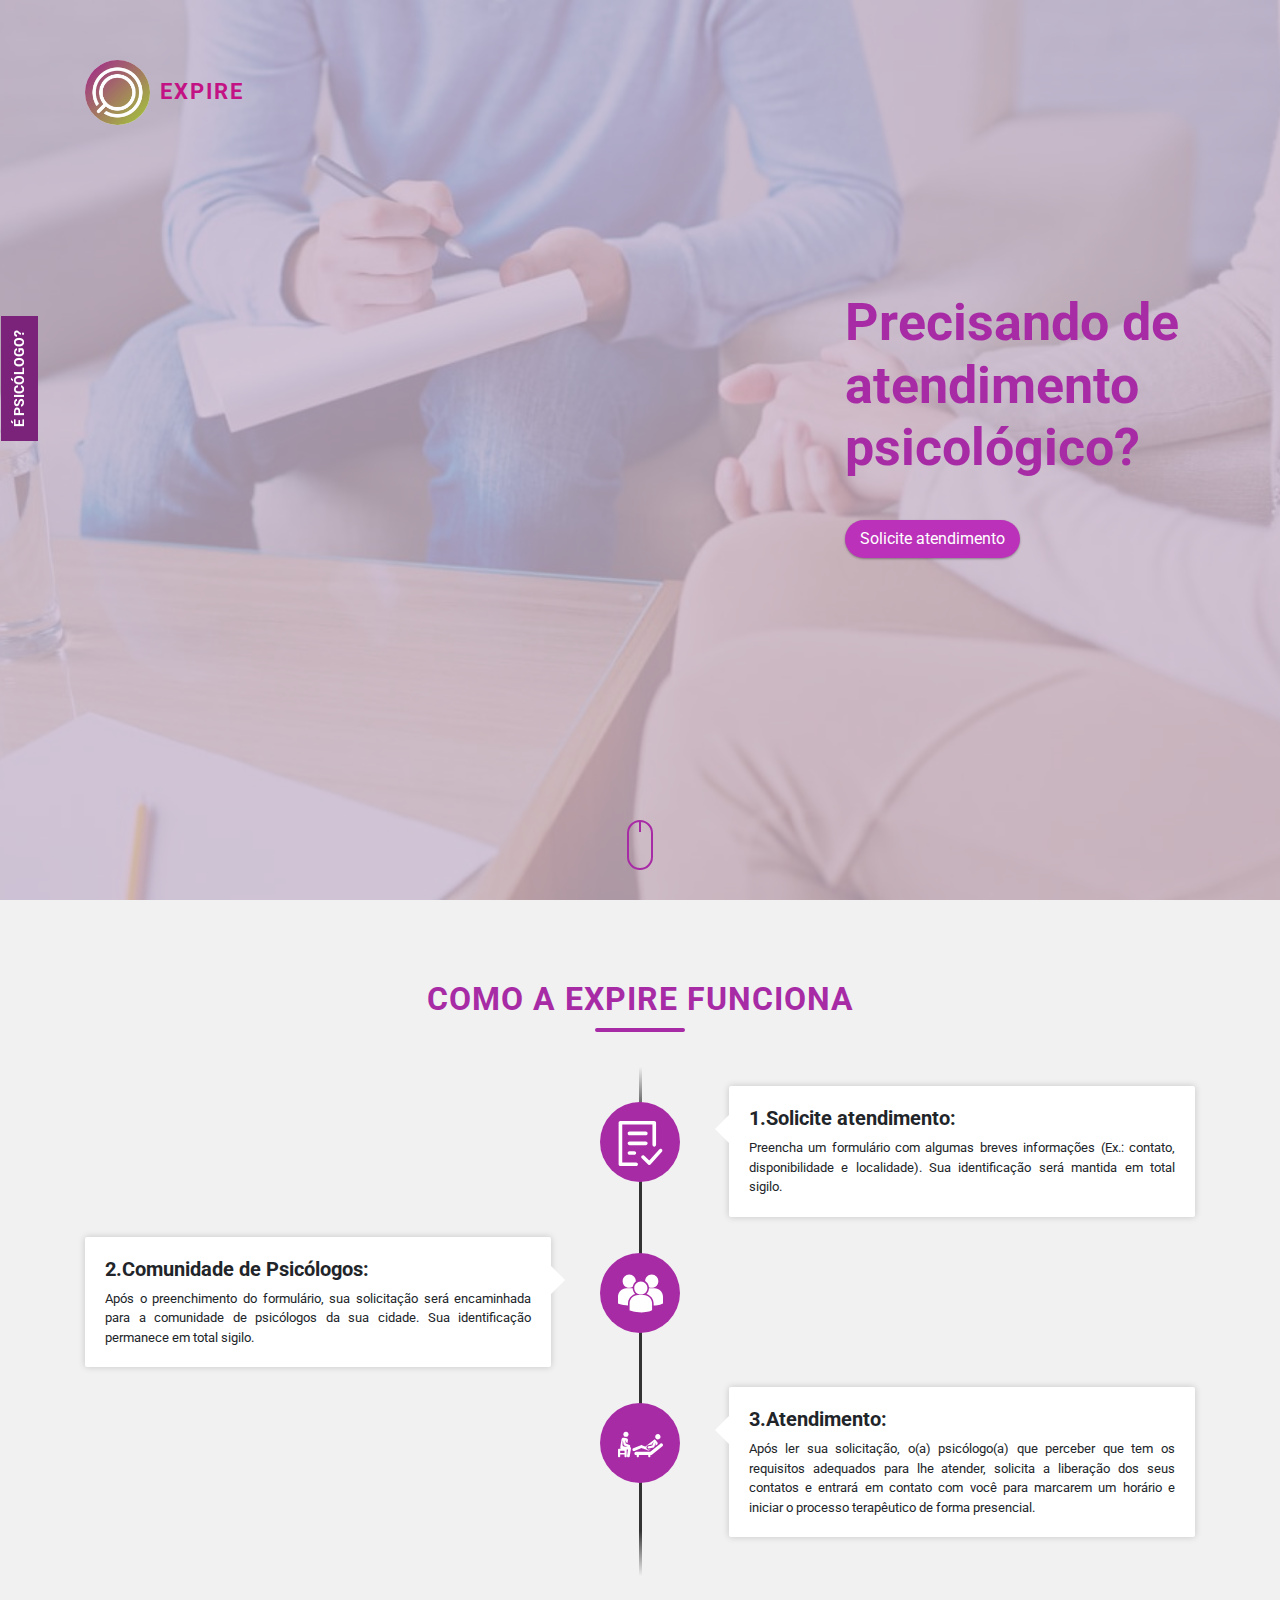
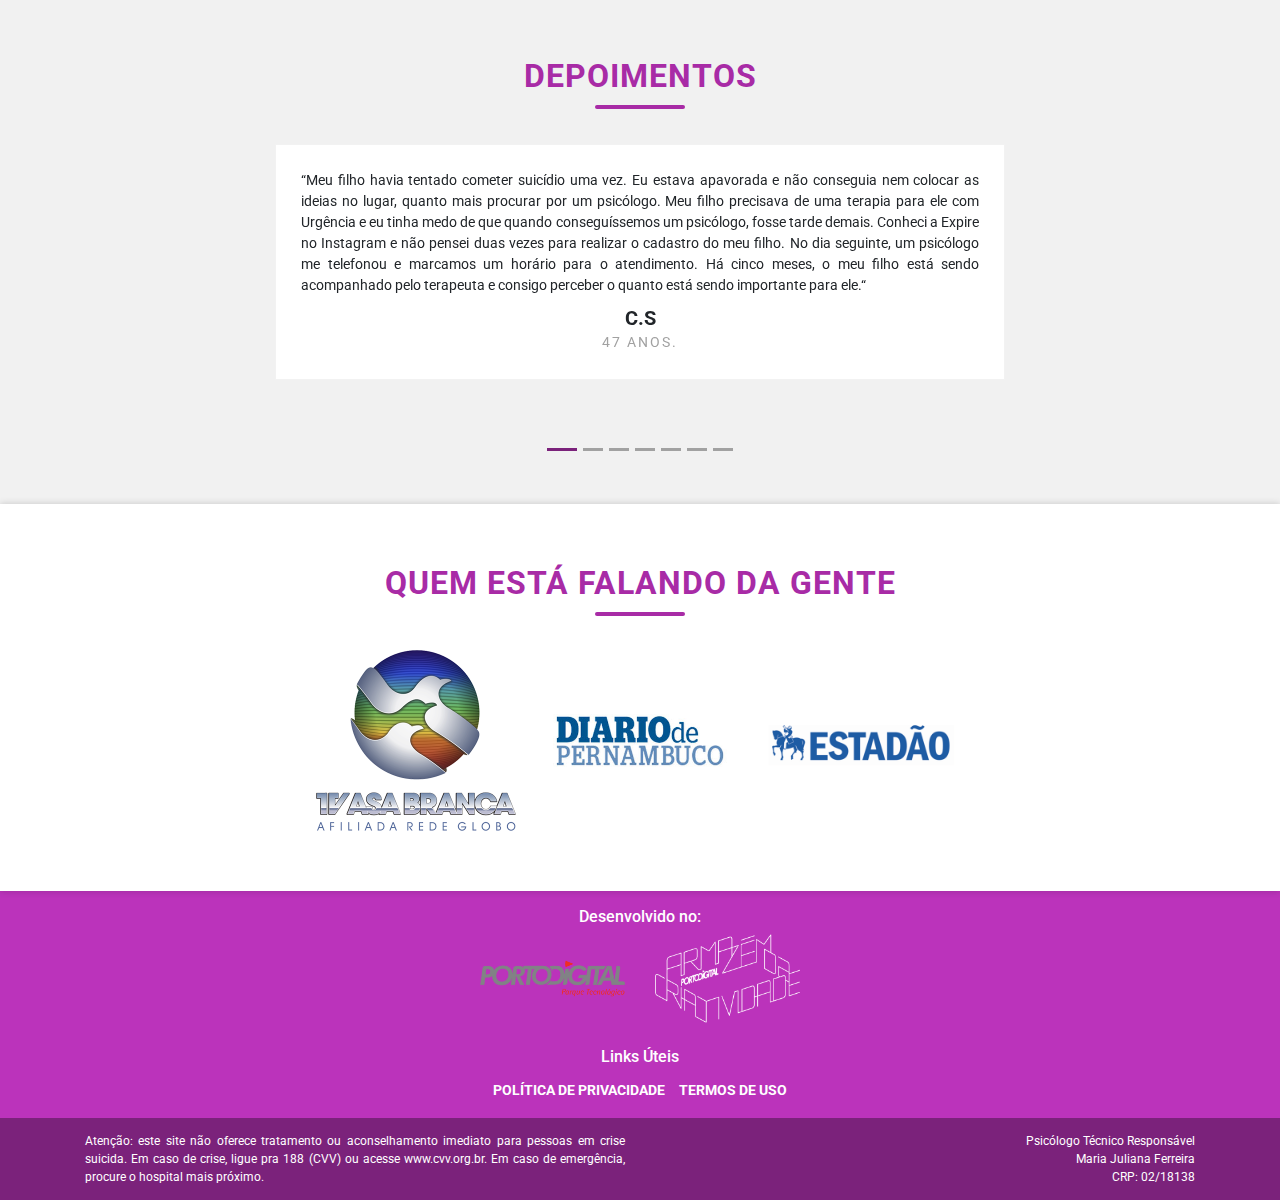
<file: index.html>
<!DOCTYPE html>
<!--[if lt IE 7]>      <html class="no-js lt-ie9 lt-ie8 lt-ie7"> <![endif]-->
<!--[if IE 7]>         <html class="no-js lt-ie9 lt-ie8"> <![endif]-->
<!--[if IE 8]>         <html class="no-js lt-ie9"> <![endif]-->
<!--[if gt IE 8]><!-->
<html class="no-js">
<!--<![endif]-->

<head>

  <title>Expire</title>
  <meta charset="utf-8">
  <meta name="description" itemprop="description" content="Solicite uma consulta psicológica.">
  <meta name="keywords" content="expire,psicólogo,solicitar atendimento, atendimento psicológico" />
  <meta property="og:locale" content="pt_BR" />
  <meta property="og:site_name" content="Expire" />
  <meta property="og:url" content="http://expire.com.br" />
  <meta property="og:title" content="Expire" />
  <meta property="og:type" content="website" />
  <meta property="og:image" content="http://expire.com.br/assets/imgs/banner.jpg" />
  <meta property="og:description" content="Solicite uma consulta psicológica." />
  <link rel="icon" href="assets/imgs/apple_icon.jpeg" type="image/x-icon" />
  <link rel="shortcut icon" href="assets/imgs/apple_icon.jpeg" type="image/x-icon" />
  <meta name="viewport" content="width=device-width, initial-scale=1, maximum-scale=1, user-scalable=no" />
  <meta http-equiv="x-ua-compatible" content="ie=edge">

  <!-- CSS -->
  <link rel="stylesheet" href="assets/css/bootstrap.min.css">
  <link rel="stylesheet" href="assets/css/style.css?v=1.5.0">
  <link href="https://fonts.googleapis.com/css?family=Roboto:300,400,500,700" rel="stylesheet">
  <link rel="stylesheet" href="https://maxcdn.bootstrapcdn.com/font-awesome/4.7.0/css/font-awesome.min.css">
  <!-- END CSS -->

</head>

<body>
  <div class="header-scroll" style="display: none">
    <div class="container">
      <div class="row">
        <div class="col-lg-3">
          <a href="#inicio" class="logo desce-efeito">
            <img src="assets/imgs/logo.jpeg" alt="">
          </a>
        </div>
        <div class="col-lg-9 col-flex">
          <ul class="nav-list">
            <li>
              <a class="desce-efeito" href="#inicio">Início</a>
            </li>
            <li>
              <a class="desce-efeito" href="#como-funciona">Como Funciona</a>
            </li>
            <li>
              <a class="desce-efeito" href="#depoimentos">Depoimentos</a>
            </li>
          </ul>
          <a href="https://docs.google.com/forms/d/e/1FAIpQLSdSZbpc_lbZPG9Hwpwf_Ec7MtXsBktw1A1oWiZZX67CweqWjw/viewform"
            class="btn btn-link">
            Solicite atendimento
          </a>
        </div>
      </div>
    </div>
  </div>
  <header>
    <div class="container">
      <div class="row">
        <div class="col-lg-3 col-4">
          <a href="index.html" class="logo">
            <span class="content-logo">
              <img src="assets/imgs/apple_icon.jpeg" alt="Expire">
            </span>
            <h4>Expire</h4>
          </a>
        </div>
        <div class="col-lg-9 col-8 text-right">

        </div>
      </div>
    </div>
  </header>
  <main>
    <section id="inicio"></section>
    <section id="image-banner" style="background : url('assets/imgs/banner.jpg')">
      <div class="container">
        <div class="row">
          <div class="col-lg-4 col-md-8 col-12 pull-right">
            <h1>Precisando de atendimento psicológico?</h1>
            <div class="acoes">
              <a href="https://docs.google.com/forms/d/e/1FAIpQLSdSZbpc_lbZPG9Hwpwf_Ec7MtXsBktw1A1oWiZZX67CweqWjw/viewform"
                class="btn btn-link">
                Solicite atendimento
              </a>
            </div>
          </div>
        </div>
      </div>

      <a href="#como-funciona" class="button-scroll desce-efeito">
        <span></span>
      </a>
    </section>

    <section id="como-funciona" class="padding-top-section">
      <div class="container">
        <div class="row">
          <div class="col-12">
            <div class="title-content text-center">
              <h1>Como a Expire funciona</h1>
            </div>
          </div>
        </div>
        <div class="row mt-5">
          <div class="col-12">
            <ul class="timeline mb-0">

              <li class="timeline-inverted">
                <div class="timeline-badge justify-center align-center warning">
                  <img src="assets/imgs/check-form.svg" alt="">
                </div>
                <div class="timeline-panel box br-0">
                  <div class="timeline-heading">
                    <h4 class="timeline-title font-weight-bold">1.Solicite atendimento:</h4>
                  </div>
                  <div class="timeline-body color-azul-medio font-14">
                    Preencha um formulário com algumas breves informações (Ex.: contato, disponibilidade e localidade).
                    Sua identificação será
                    mantida em total sigilo.
                  </div>
                </div>
              </li>
              <li class="">
                <div class="timeline-badge justify-center align-center ">
                  <img src="assets/imgs/multiple-users-silhouette.svg" alt="">
                </div>
                <div class="timeline-panel box br-0">
                  <div class="timeline-heading">
                    <h4 class="timeline-title font-weight-bold">2.Comunidade de Psicólogos:</h4>
                  </div>
                  <div class="timeline-body color-azul-medio font-14">
                    Após o preenchimento do formulário, sua solicitação será encaminhada para a comunidade de
                    psicólogos da sua cidade. Sua identificação
                    permanece em total sigilo.
                  </div>
                </div>
              </li>
              <li class="timeline-inverted">
                <div class="timeline-badge justify-center align-center warning">
                  <img src="assets/imgs/psychologist.svg" alt="">
                </div>
                <div class="timeline-panel box br-0">
                  <div class="timeline-heading">
                    <h4 class="timeline-title font-weight-bold">3.Atendimento:</h4>
                  </div>
                  <div class="timeline-body color-azul-medio font-14">
                    Após ler sua solicitação, o(a) psicólogo(a) que perceber que tem os requisitos adequados para lhe
                    atender, solicita a liberação
                    dos seus contatos e entrará em contato com você para marcarem um horário e iniciar o processo
                    terapêutico
                    de forma presencial.
                  </div>
                </div>
              </li>
            </ul>
          </div>
        </div>
      </div>
    </section>

    <section id="depoimentos" class="padding-bottom-section padding-top-section">
      <div class="container">
        <div class="row">
          <div class="col-12">
            <div class="title-content text-center">
              <h1>Depoimentos</h1>
            </div>
          </div>
        </div>
        <div class="row mt-5 linha-flex">
          <div class="col-md-8 col-12">
            <div id="carouselExampleIndicators" class="carousel slide" data-ride="carousel">
              <ol class="carousel-indicators">
                <li data-target="#carouselExampleIndicators" data-slide-to="0" class="active"></li>
                <li data-target="#carouselExampleIndicators" data-slide-to="1"></li>
                <li data-target="#carouselExampleIndicators" data-slide-to="2"></li>
                <li data-target="#carouselExampleIndicators" data-slide-to="3"></li>
                <li data-target="#carouselExampleIndicators" data-slide-to="4"></li>
                <li data-target="#carouselExampleIndicators" data-slide-to="5"></li>
                <li data-target="#carouselExampleIndicators" data-slide-to="6"></li>
              </ol>
              <div class="carousel-inner">
                <div class="carousel-item active">
                  <div class="depoimento-box">
                    <p>“Meu filho havia tentado cometer suicídio uma vez. Eu estava apavorada e não conseguia nem
                      colocar as ideias no lugar, quanto mais procurar por um psicólogo. Meu filho precisava de uma
                      terapia para ele com Urgência e eu tinha medo de que quando conseguíssemos um psicólogo, fosse
                      tarde demais. Conheci a Expire no Instagram e não pensei duas vezes para realizar o cadastro do
                      meu filho. No dia seguinte, um psicólogo me telefonou e marcamos um horário para o atendimento.
                      Há cinco meses, o meu filho está sendo acompanhado pelo terapeuta e consigo perceber o quanto
                      está sendo importante para ele.“</p>
                    <div class="pessoa">
                      <h4>C.S</h4>
                      <span>47 Anos.</span>
                    </div>
                  </div>
                </div>
                <div class="carousel-item">
                  <div class="depoimento-box">
                    <p>“Eu tive sérios problemas em dois relacionamentos afetivos e não conseguia mais controlar a
                      situação. Estava em um beco sem saída e ninguém poderia saber o que estava acontecendo comigo,
                      pois envolvia mentiras para os dois homens com os quais eu estava me relacionando. Eu precisava
                      de um psicólogo, mas não sabia à quem perguntar, tinha receio de que alguém desconfiasse de toda
                      a situação. Busquei então, a Expire e à alguns meses, venho tendo acompanhamento com uma
                      terapeuta que está me auxiliando a lidar com toda essa bagunça que eu estou vivendo. O melhor de
                      tudo, é que ninguém ficou sabendo que eu faço terapia. O sigilo é garantido!”</p>
                    <div class="pessoa">
                      <h4>P.O</h4>
                      <span>36 Anos.</span>
                    </div>
                  </div>
                </div>
                <div class="carousel-item">
                  <div class="depoimento-box">
                    <p>“Minha religião não permite que minha família vá a psicólogos. Porém, minha filha mais nova
                      precisava de acompanhamento terapêutico com Urgência. Estava se mutilando, com comportamentos
                      estranhos. Encontrei sobre a Expire na internet e resolvi preencher o cadastro. Em poucos dias,
                      minha filha estava sendo atendida por um profissional e ninguém mais precisou ficar sabendo, pois
                      a Expire garante sigilo total.”</p>
                    <div class="pessoa">
                      <h4>W.P</h4>
                      <span>42 Anos.</span>
                    </div>
                  </div>
                </div>
                <div class="carousel-item">
                  <div class="depoimento-box">
                    <p>“Eu achava que psicólogo era coisa de gente doida. Mas comecei a me sentir ansioso, com dores no
                      peito e falta de ar. Fui à muitos médicos e todos me disseram que eu deveria procurar um
                      psicólogo. Foi quando um me indicou a Expire. Consegui vencer o preconceito e hoje sou
                      acompanhado por um ótimo profissional.”</p>
                    <div class="pessoa">
                      <h4>B.J</h4>
                      <span>58 Anos.</span>
                    </div>
                  </div>
                </div>
                <div class="carousel-item">
                  <div class="depoimento-box">
                    <p>“Após a separação do meu casamento, acabei me sentindo muito deprimida. Não tinha forças para
                      cuidar de meus três filhos, porém, sabia que eles tinham que vir em primeiro lugar. Percebi que
                      necessitava de um acompanhamento psicológico, mas resolvi deixar para depois. Não conseguia me
                      dedicar à mim mesma, apenas aos meus filhos. Porém, em uma tarde, me senti mal e desmaiei, os
                      médicos disseram que era estresse. Acordei no hospital com um corte na cabeça, provocado pela
                      queda. Meus filhos estavam ao lado de minha irmã, olhando para mim com rostos tristes. Percebi
                      que não podia adiar mais o meu tratamento com um terapeuta, pois, para cuidar dos meus filhos, é
                      preciso que eu esteja bem. A demora para que eu buscasse atendimento poderia ter-me custado a
                      vida.”</p>
                    <div class="pessoa">
                      <h4>L.S</h4>
                      <span>32 Anos.</span>
                    </div>
                  </div>
                </div>
                <div class="carousel-item">
                  <div class="depoimento-box">
                    <p>“Eu achava que fazer terapia era coisa de gente rica. Que era muito caro. Porém, percebi que não
                      é desse jeito. Encontrei a Expire por acaso e preenchi o meu cadastro, que nos pergunta a nossa
                      profissão atual. Acho que, baseados nesse ponto, a empresa busca o profissional que melhor cabe
                      no nosso bolso! Achei fantástico!”</p>
                    <div class="pessoa">
                      <h4>M.E</h4>
                      <span>23 Anos.</span>
                    </div>
                  </div>
                </div>
                <div class="carousel-item">
                  <div class="depoimento-box">
                    <p>Quando eu soube da Expire, fiquei com receio de procurar atendimento psicológico através da
                      internet. Pensei se era seguro, se tinha confiabilidade, se realmente eu encontraria o
                      profissional mais adequado para mim. Ainda bem que preenchi o meu cadastro! Encontrei um
                      profissional muito competente, que está me auxiliando muito.”</p>
                    <div class="pessoa">
                      <h4>F.M</h4>
                      <span>19 Anos.</span>
                    </div>
                  </div>
                </div>
              </div>
            </div>
          </div>
        </div>
      </div>
    </section>

    <section id="quem-fala">
      <div class="container">
        <div class="row">
          <div class="col-12">
            <div class="title-content text-center">
              <h1>Quem está falando da gente</h1>
            </div>
          </div>
        </div>
        <div class="row mt-5">
          <div class="col-12">
            <ul class="list-icons">
              <li>
                <img src="assets/imgs/logo1.png" alt="">
              </li>
              <li>
                <img src="assets/imgs/logo2.jpg" alt="">
              </li>
              <li>
                <img src="assets/imgs/logo3.png" alt="">
              </li>
            </ul>
          </div>
        </div>
      </div>
    </section>
    <section id="desenvolvido">
      <div class="container">
        <div class="row">
          <div class="col-12">
            <h6 class="text-center color-white">Desenvolvido no:</h6>
          </div>
        </div>
        <div class="row">
          <div class="col-12">
            <ul class="list-desen">
              <li>
                <img src="assets/imgs/logo-portodigital.png" alt="">
              </li>
              <li>
                <img src="assets/imgs/logo-armazem.png" alt="">
              </li>
            </ul>
          </div>
        </div>
        <div class="row mt-4">
          <div class="col-12">
            <h6 class="text-center color-white">Links Úteis</h6>
          </div>
        </div>
        <div class="row mt-1">
          <div class="col-12">
            <ul class="list-footer">
              <li>
                <a href="politica.html">Política de Privacidade</a>
              </li>
              <li>
                <a href="termos.html">Termos de Uso</a>
              </li>
            </ul>
          </div>
        </div>
      </div>
    </section>
  </main>
  <footer>
    <div class="container">
      <div class="row">
        <div class="col-lg-6 col-12">
          <p>Atenção: este site não oferece tratamento ou aconselhamento imediato para pessoas em crise suicida. Em
            caso de
            crise, ligue pra 188 (CVV) ou acesse
            <a href="https://www.cvv.org.br/" target="_blank">www.cvv.org.br</a>. Em caso de emergência, procure o
            hospital mais próximo.
          </p>
        </div>
        <div class="col-lg-6 col-12">
          <div class="texto-absolute">Psicólogo Técnico Responsável
            <br> Maria Juliana Ferreira
            <br> CRP: 02/18138</div>
        </div>
      </div>
    </div>

  </footer>

  <!-- CALL TO ACTION -->
  <a href="download.html" class="link-fixed">
    É Psicólogo?
  </a>
  <!-- END CALL TO ACTION -->

  <!-- JS -->
  <script src="assets/js/jquery-3.3.1.min.js"></script>
  <script src="assets/js/jquery.mask.min.js"></script>
  <script src="assets/js/bootstrap.min.js"></script>
  <script src="assets/js/main.js"></script>
  <!-- END JS -->

</body>

</html>
</file>
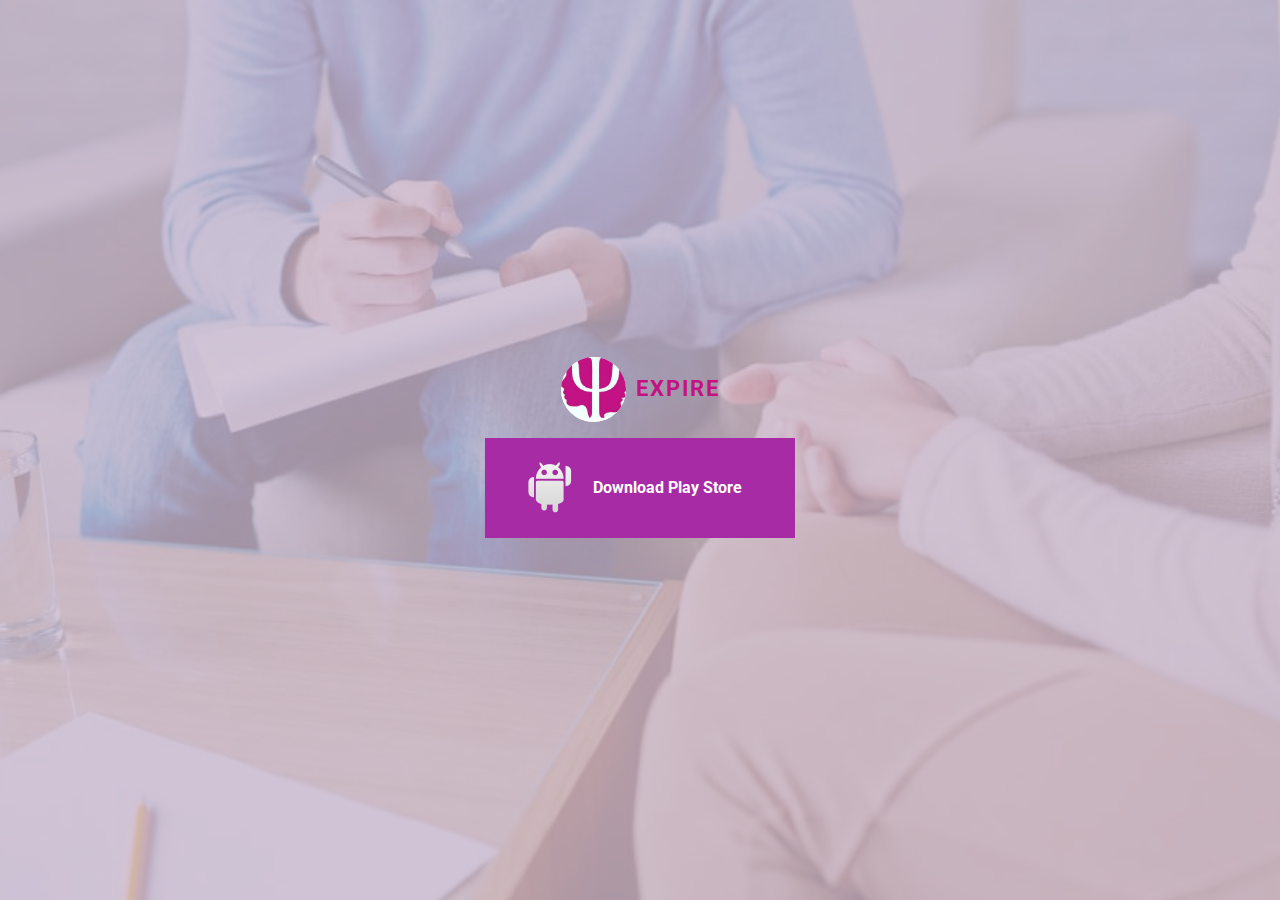
<file: download.html>
<!DOCTYPE html>
<!--[if lt IE 7]>      <html class="no-js lt-ie9 lt-ie8 lt-ie7"> <![endif]-->
<!--[if IE 7]>         <html class="no-js lt-ie9 lt-ie8"> <![endif]-->
<!--[if IE 8]>         <html class="no-js lt-ie9"> <![endif]-->
<!--[if gt IE 8]><!-->
<html class="no-js">
<!--<![endif]-->

<head>

    <title>Expire | Download App</title>
    <meta charset="utf-8">
    <meta name="description" itemprop="description" content="Solicite uma consulta psicológica.">
    <meta name="keywords" content="expire,psicólogo,solicitar atendimento, atendimento psicológico" />
    <meta property="og:locale" content="pt_BR" />
    <meta property="og:site_name" content="Expire" />
    <meta property="og:url" content="http://expire.com.br" />
    <meta property="og:title" content="Expire | Download App" />
    <meta property="og:type" content="website" />
    <meta property="og:image" content="http://expire.com.br/assets/imgs/banner.jpg" />
    <meta property="og:description" content="Solicite uma consulta psicológica." />
    <link rel="icon" href="assets/imgs/apple-icon.png" type="image/x-icon" />
    <link rel="shortcut icon" href="assets/imgs/apple-icon.png" type="image/x-icon" />
    <meta name="viewport" content="width=device-width, initial-scale=1, maximum-scale=1, user-scalable=no" />
    <meta http-equiv="x-ua-compatible" content="ie=edge">

    <!-- CSS -->
    <link rel="stylesheet" href="assets/css/bootstrap.min.css">
    <link rel="stylesheet" href="assets/css/style.css">
    <link href="https://fonts.googleapis.com/css?family=Roboto:300,400,500,700" rel="stylesheet">
    <link rel="stylesheet" href="https://maxcdn.bootstrapcdn.com/font-awesome/4.7.0/css/font-awesome.min.css">
    <!-- END CSS -->

</head>

<body>

    <section id="image-banner" style="background : url('assets/imgs/banner.jpg')">
        <div class="container">
            <div class="row">
                <div class="col-12 row-flex justify-center">
                    <a href="index.html" class="logo">
                        <span class="content-logo">
                            <img src="assets/imgs/apple-icon.png" alt="Expire">
                        </span>
                        <h4>Expire</h4>
                    </a>
                </div>
            </div>
            <div class="row mt-3 row-flex justify-center">
                <div class="col-md-4 col-12">
                    <a href="https://play.google.com/store/apps/details?id=br.com.expire" class="link-download">
                      <div class="icone">
                          <img src="assets/imgs/icon_android.png" alt="">
                      </div>
                      <div class="titulo">
                          Download Play Store
                      </div>
                  </a>      
                </div>
            </div>
        </div>
    </section>

</body>

</html>
</file>
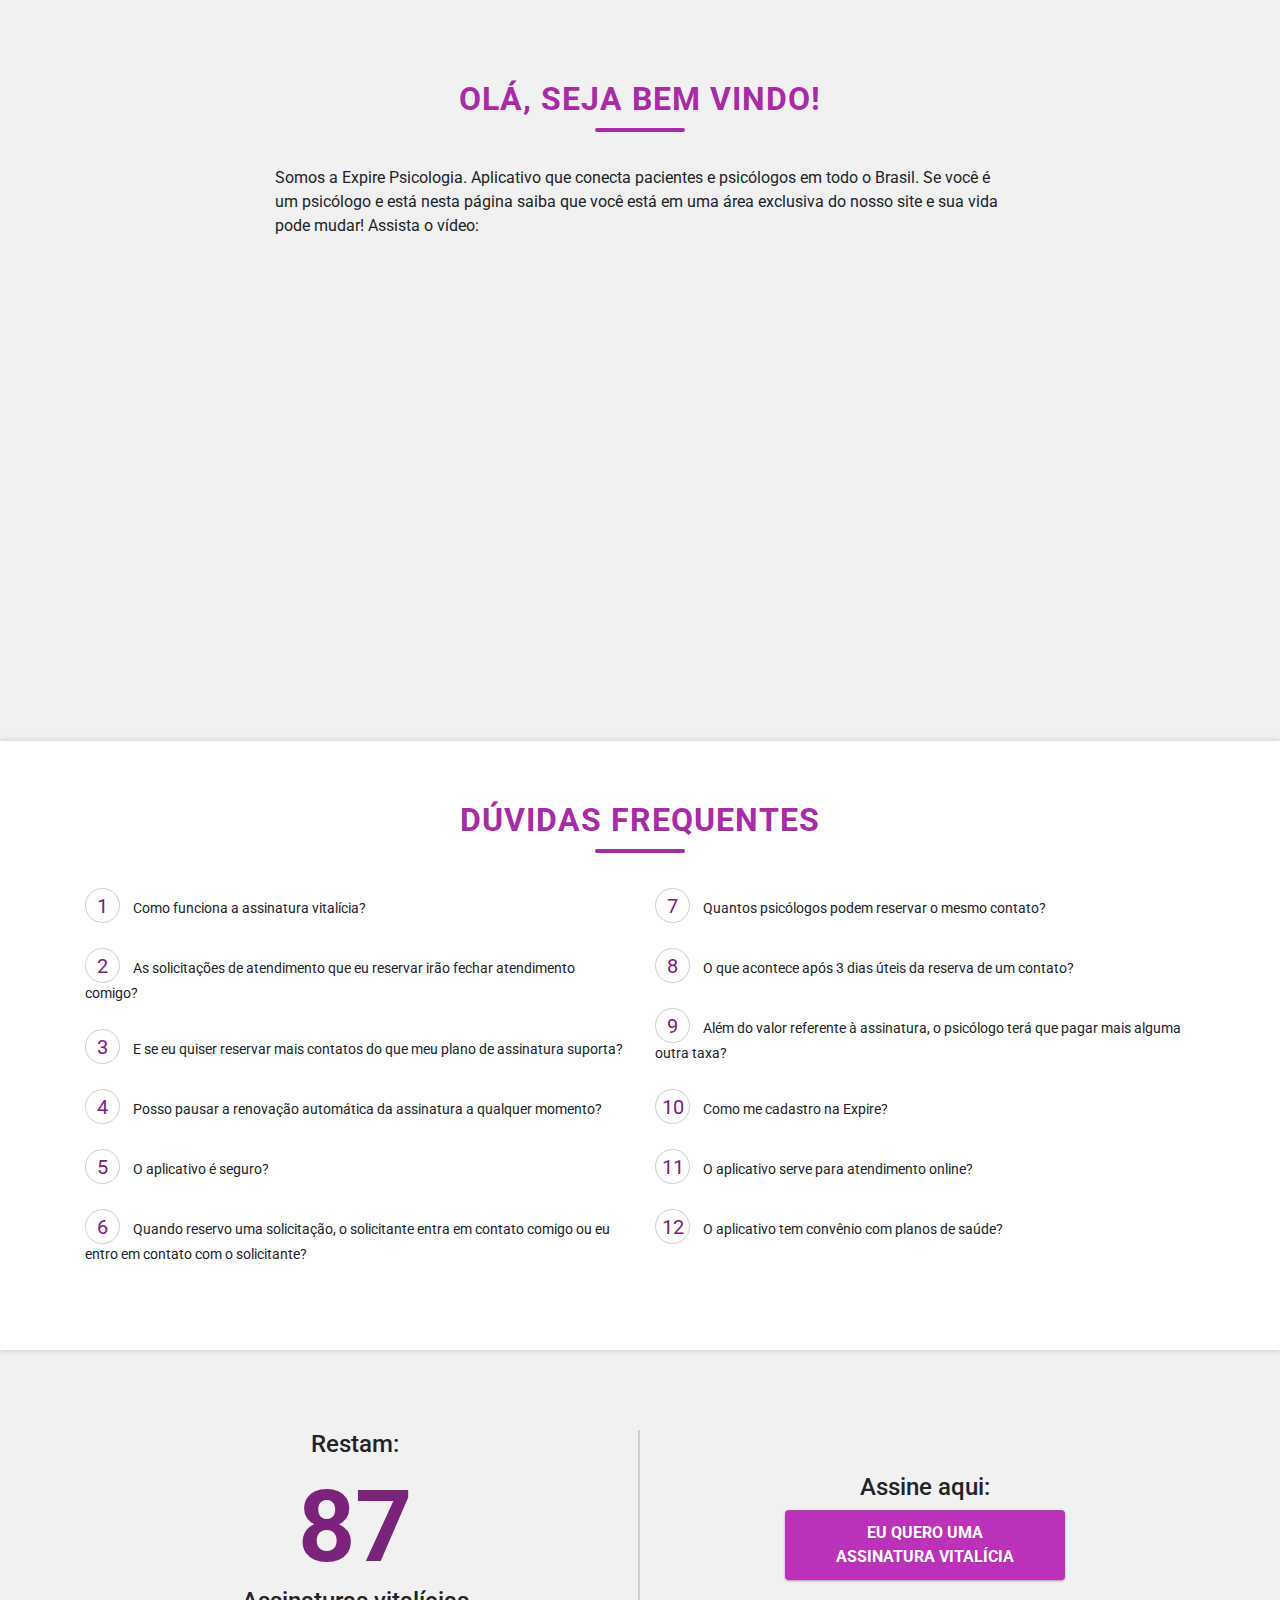
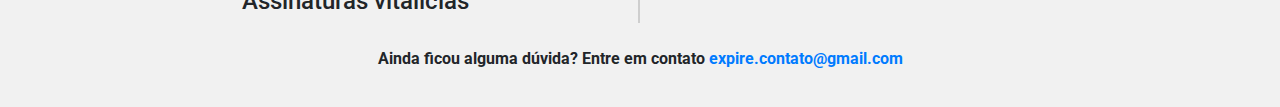
<file: faqs.html>
<!DOCTYPE html>
<!--[if lt IE 7]>      <html class="no-js lt-ie9 lt-ie8 lt-ie7"> <![endif]-->
<!--[if IE 7]>         <html class="no-js lt-ie9 lt-ie8"> <![endif]-->
<!--[if IE 8]>         <html class="no-js lt-ie9"> <![endif]-->
<!--[if gt IE 8]><!-->
<html class="no-js">
<!--<![endif]-->

<head>

    <title>Expire</title>
    <meta charset="utf-8">
    <meta name="description" itemprop="description" content="Solicite uma consulta psicológica.">
    <meta name="keywords" content="expire,psicólogo,solicitar atendimento, atendimento psicológico" />
    <meta property="og:locale" content="pt_BR" />
    <meta property="og:site_name" content="Expire" />
    <meta property="og:url" content="http://expire.com.br" />
    <meta property="og:title" content="Expire" />
    <meta property="og:type" content="website" />
    <meta property="og:image" content="http://expire.com.br/assets/imgs/banner.jpg" />
    <meta property="og:description" content="Solicite uma consulta psicológica." />
    <link rel="icon" href="assets/imgs/apple-icon.png" type="image/x-icon" />
    <link rel="shortcut icon" href="assets/imgs/apple-icon.png" type="image/x-icon" />
    <meta name="viewport" content="width=device-width, initial-scale=1, maximum-scale=1, user-scalable=no" />
    <meta http-equiv="x-ua-compatible" content="ie=edge">

    <!-- CSS -->
    <link rel="stylesheet" href="assets/css/bootstrap.min.css">
    <link rel="stylesheet" href="assets/css/style.css">
    <link href="https://fonts.googleapis.com/css?family=Roboto:300,400,500,700" rel="stylesheet">
    <link rel="stylesheet" href="https://maxcdn.bootstrapcdn.com/font-awesome/4.7.0/css/font-awesome.min.css">
    <!-- END CSS -->

</head>

<body>
    <main>
        <section id="page" class="padding-top-section padding-bottom-section">
            <div class="container">
                <div class="row">
                    <div class="col-12 mb-5 text">
                        <div class="title-content text-center">
                            <h1>Olá, seja bem vindo!</h1>
                        </div>
                    </div>
                    <div class="col-md-8 offset-md-2 col-xs-12">
                        <p>Somos a Expire Psicologia. Aplicativo que conecta pacientes e psicólogos em todo o Brasil.
                            Se você é um psicólogo e está nesta página saiba que você está em uma área exclusiva do
                            nosso site e sua vida pode mudar! Assista o vídeo:</p>
                    </div>
                </div>
                <div class="row">
                    <div class="col-md-8 offset-md-2 col-12">
                        <iframe width="100%" height="400" src="https://www.youtube.com/embed/Cfu-Q-8A9zo" frameborder="0"
                            allow="autoplay; encrypted-media" allowfullscreen></iframe>
                    </div>
                </div>
            </div>
        </section>
        <section id="duvidas">
            <div class="container">
                <div class="row mb-5">
                    <div class="col-12">
                        <div class="title-content text-center">
                            <h1>Dúvidas Frequentes</h1>
                        </div>
                    </div>
                </div>
                <div class="row">
                    <div class="col-md-6 col-12">
                        <div class="list-info">
                            <li>
                                <div class="topo" data-toggle="modal" data-target="#faq-1">
                                    <span class="number">1</span>
                                    Como funciona a assinatura vitalícia?
                                </div>
                                <!-- Modal -->
                                <div class="modal fade modal-faq" id="faq-1" tabindex="-1" role="dialog"
                                    aria-labelledby="exampleModalLabel" aria-hidden="true">
                                    <button type="button" class="close" data-dismiss="modal" aria-label="Close">
                                        <i class="fa fa-times"></i>
                                    </button>
                                    <div class="modal-dialog" role="document">
                                        <div class="modal-content">
                                            <div class="modal-header">
                                                <h5 class="modal-title" id="exampleModalLabel">Como funciona a
                                                    assinatura vitalícia?</h5>
                                            </div>
                                            <div class="modal-body">
                                                <div class="texto-faq">
                                                    Funciona igual à assinatura básica. Essa assinatura lhe concederá o
                                                    direito de reservar 5 contatos por mês. A diferença é que, depois
                                                    que você assinar o plano vitalício, você nunca mais precisará pagar
                                                    nada pelo uso do nosso aplicativo. Além disso, caso você perceba
                                                    que precisa de mais do que 5 contatos por mês, você terá o direito
                                                    de fazer o upgrade para plano profissional por apenas R$ 35,00 por
                                                    mês e terá o direito de reservar até 10 contatos por mês. Hoje a
                                                    assinatura normal do plano profissional custa R$ 55,00 por mês.
                                                </div>
                                            </div>
                                        </div>
                                    </div>
                                </div>
                            </li>
                            <li>
                                <div class="topo" data-toggle="modal" data-target="#faq-2">
                                    <span class="number">2</span>
                                    As solicitações de atendimento que eu reservar irão fechar atendimento comigo?
                                </div>
                                <!-- Modal -->
                                <div class="modal fade modal-faq" id="faq-2" tabindex="-1" role="dialog"
                                    aria-labelledby="exampleModalLabel" aria-hidden="true">
                                    <button type="button" class="close" data-dismiss="modal" aria-label="Close">
                                        <i class="fa fa-times"></i>
                                    </button>
                                    <div class="modal-dialog" role="document">
                                        <div class="modal-content">
                                            <div class="modal-header">
                                                <h5 class="modal-title">As solicitações de atendimento que eu reservar
                                                    irão fechar atendimento comigo?</h5>
                                            </div>
                                            <div class="modal-body">
                                                <div class="texto-faq">
                                                    Depende. Nosso formulário de solicitação de atendimento psicológico
                                                    tem um algoritmo que é constantemente revisado a fim de garantir
                                                    uma maior assertividade na conexão entre paciente e psicólogo,
                                                    porém uma pessoa que solicitou atendimento psicológico através da
                                                    nossa plataforma, pode estar buscando atendimento por outros meios.
                                                    Portanto quanto mais rápido o psicólogo reservar e entrar em
                                                    contato com a pessoa solicitante, maiores são as chances dessa
                                                    pessoa se tornar de fato um paciente.
                                                </div>
                                            </div>
                                        </div>
                                    </div>
                                </div>
                            </li>
                            <li>
                                <div class="topo" data-toggle="modal" data-target="#faq-3">
                                    <span class="number">3</span>
                                    E se eu quiser reservar mais contatos do que meu plano de assinatura suporta?
                                </div>
                                <!-- Modal -->
                                <div class="modal fade modal-faq" id="faq-3" tabindex="-1" role="dialog"
                                    aria-labelledby="exampleModalLabel" aria-hidden="true">
                                    <button type="button" class="close" data-dismiss="modal" aria-label="Close">
                                        <i class="fa fa-times"></i>
                                    </button>
                                    <div class="modal-dialog" role="document">
                                        <div class="modal-content">
                                            <div class="modal-header">
                                                <h5 class="modal-title">E se eu quiser reservar mais contatos do que
                                                    meu plano de assinatura suporta?</h5>
                                            </div>
                                            <div class="modal-body">
                                                <div class="texto-faq">
                                                    Caso você opte por assinar o Plano Básico, que lhe dá direito a
                                                    reservar até 5 pessoas, basta você fazer um upgrade para o Plano
                                                    Profissional, que lhe dá o direito de reservar até 10 contatos por
                                                    mês. Por enquanto 10 contatos por mês é o limite máximo, porém
                                                    havendo uma demanda muito alta, certamente ampliaremos esse número.
                                                </div>
                                            </div>
                                        </div>
                                    </div>
                                </div>
                            </li>
                            <li>
                                <div class="topo" data-target="#faq-4" data-toggle="modal">
                                    <span class="number">4</span>
                                    Posso pausar a renovação automática da assinatura a qualquer momento?
                                </div>
                                <!-- Modal -->
                                <div class="modal fade modal-faq" id="faq-4" tabindex="-1" role="dialog"
                                    aria-labelledby="exampleModalLabel" aria-hidden="true">
                                    <button type="button" class="close" data-dismiss="modal" aria-label="Close">
                                        <i class="fa fa-times"></i>
                                    </button>
                                    <div class="modal-dialog" role="document">
                                        <div class="modal-content">
                                            <div class="modal-header">
                                                <h5 class="modal-title">Posso pausar a renovação automática da
                                                    assinatura a qualquer momento?</h5>
                                            </div>
                                            <div class="modal-body">
                                                <div class="texto-faq">
                                                    Claro. Dentro do aplicativo, de uso exclusivo dos psicólogos, tem
                                                    uma opção onde você poderá pausar a renovação automática da sua
                                                    assinatura sempre que julgar não estar precisando mais dos nossos
                                                    serviços, bem como você poderá reativar seu plano com a mesma
                                                    facilidade. E o melhor de tudo é que você continuará recebendo
                                                    solicitações de atendimento psicológico sempre, independente do seu
                                                    plano de assinatura estar ativo ou não.
                                                </div>
                                            </div>
                                        </div>
                                    </div>
                                </div>
                            </li>
                            <li>
                                <div class="topo" data-toggle="modal" data-target="#faq-5">
                                    <span class="number">5</span>
                                    O aplicativo é seguro?
                                </div>
                                <!-- Modal -->
                                <div class="modal fade modal-faq" id="faq-5" tabindex="-1" role="dialog"
                                    aria-labelledby="exampleModalLabel" aria-hidden="true">
                                    <button type="button" class="close" data-dismiss="modal" aria-label="Close">
                                        <i class="fa fa-times"></i>
                                    </button>
                                    <div class="modal-dialog" role="document">
                                        <div class="modal-content">
                                            <div class="modal-header">
                                                <h5 class="modal-title">O aplicativo é seguro?</h5>
                                            </div>
                                            <div class="modal-body">
                                                <div class="texto-faq">
                                                    Sim. Todas as informações registradas no aplicativo são mantidas em
                                                    total sigilo, além de passarem por procedimentos de codificação que
                                                    garantem total segurança para os usuários.
                                                </div>
                                            </div>
                                        </div>
                                    </div>
                                </div>
                            </li>
                            <li>
                                <div class="topo" data-toggle="modal" data-target="#faq-6">
                                    <span class="number">6</span>
                                    Quando reservo uma solicitação, o solicitante entra em contato comigo ou eu entro
                                    em contato com o solicitante?
                                </div>
                                <!-- Modal -->
                                <div class="modal fade modal-faq" id="faq-6" tabindex="-1" role="dialog"
                                    aria-labelledby="exampleModalLabel" aria-hidden="true">
                                    <button type="button" class="close" data-dismiss="modal" aria-label="Close">
                                        <i class="fa fa-times"></i>
                                    </button>
                                    <div class="modal-dialog" role="document">
                                        <div class="modal-content">
                                            <div class="modal-header">
                                                <h5 class="modal-title">Quando reservo uma solicitação, o solicitante
                                                    entra em contato comigo ou eu entro
                                                    em contato com o solicitante?</h5>
                                            </div>
                                            <div class="modal-body">
                                                <div class="texto-faq">
                                                    O psicólogo é quem deve realizar o contato. O solicitante já tomou
                                                    a iniciativa de fazer o 1º contato, por intermédio de um formulário
                                                    extenso de solicitação. Quando o psicólogo reserva o contato, ele
                                                    recebe o nome completo, o e-mail e o telefone verificados do
                                                    solicitante e tem um prazo de 3 dias úteis para entrar em contato
                                                    com esse possível paciente.
                                                </div>
                                            </div>
                                        </div>
                                    </div>
                                </div>
                            </li>
                        </div>
                    </div>
                    <div class="col-md-6 col-12">
                        <div class="list-info pull-right">
                            <li>
                                <div class="topo" data-toggle="modal" data-target="#faq-7">
                                    <span>7</span>
                                    Quantos psicólogos podem reservar o mesmo contato?
                                </div>
                                <!-- Modal -->
                                <div class="modal fade modal-faq" id="faq-7" tabindex="-1" role="dialog"
                                    aria-labelledby="exampleModalLabel" aria-hidden="true">
                                    <button type="button" class="close" data-dismiss="modal" aria-label="Close">
                                        <i class="fa fa-times"></i>
                                    </button>
                                    <div class="modal-dialog" role="document">
                                        <div class="modal-content">
                                            <div class="modal-header">
                                                <h5 class="modal-title">Quantos psicólogos podem reservar o mesmo
                                                    contato?</h5>
                                            </div>
                                            <div class="modal-body">
                                                <div class="texto-faq">
                                                    Apenas 1. No momento em que você reserva um contato. Ele é apenas
                                                    seu durante um prazo de 3 dias úteis.
                                                </div>
                                            </div>
                                        </div>
                                    </div>
                                </div>
                            </li>
                            <li>
                                <div class="topo" data-toggle="modal" data-target="#faq-8">
                                    <span>8</span>
                                    O que acontece após 3 dias úteis da reserva de um contato?
                                </div>
                                <!-- Modal -->
                                <div class="modal fade modal-faq" id="faq-8" tabindex="-1" role="dialog"
                                    aria-labelledby="exampleModalLabel" aria-hidden="true">
                                    <button type="button" class="close" data-dismiss="modal" aria-label="Close">
                                        <i class="fa fa-times"></i>
                                    </button>
                                    <div class="modal-dialog" role="document">
                                        <div class="modal-content">
                                            <div class="modal-header">
                                                <h5 class="modal-title">O que acontece após 3 dias úteis da reserva de
                                                    um contato?</h5>
                                            </div>
                                            <div class="modal-body">
                                                <div class="texto-faq">
                                                    Após 3 dias, enviamos um e-mail para o solicitante, apenas para
                                                    saber se o mesmo foi contatado. Caso não, essa solicitação volta a
                                                    ficar disponível para outros psicólogos reservarem. Portanto,
                                                    agilidade do psicólogo é um fator crucial para o sucesso do
                                                    processo.
                                                </div>
                                            </div>
                                        </div>
                                    </div>
                                </div>
                            </li>
                            <li>
                                <div class="topo" data-toggle="modal" data-target="#faq-9">
                                    <span>9</span>
                                    Além do valor referente à assinatura, o psicólogo terá que pagar mais alguma outra
                                    taxa?
                                </div>
                                <!-- Modal -->
                                <div class="modal fade modal-faq" id="faq-9" tabindex="-1" role="dialog"
                                    aria-labelledby="exampleModalLabel" aria-hidden="true">
                                    <button type="button" class="close" data-dismiss="modal" aria-label="Close">
                                        <i class="fa fa-times"></i>
                                    </button>
                                    <div class="modal-dialog" role="document">
                                        <div class="modal-content">
                                            <div class="modal-header">
                                                <h5 class="modal-title">Além do valor referente à assinatura, o
                                                    psicólogo terá que pagar mais alguma outra
                                                    taxa?</h5>
                                            </div>
                                            <div class="modal-body">
                                                <div class="texto-faq">
                                                    Não. A Expire se limita apenas aos valores referentes aos planos de
                                                    assinatura. O psicólogo tem total liberdade de precificar os seus
                                                    serviços da maneira que julgar mais adequado sem adicional de
                                                    quaisquer taxas extras.
                                                </div>
                                            </div>
                                        </div>
                                    </div>
                                </div>
                            </li>
                            <li>
                                <div class="topo">
                                    <span>10</span>
                                    Como me cadastro na Expire?
                                </div>
                                <!-- Modal -->
                                <div class="modal fade modal-faq" id="faq-9" tabindex="-1" role="dialog"
                                    aria-labelledby="exampleModalLabel" aria-hidden="true">
                                    <button type="button" class="close" data-dismiss="modal" aria-label="Close">
                                        <i class="fa fa-times"></i>
                                    </button>
                                    <div class="modal-dialog" role="document">
                                        <div class="modal-content">
                                            <div class="modal-header">
                                                <h5 class="modal-title">Além do valor referente à assinatura, o
                                                    psicólogo terá que pagar mais alguma outra
                                                    taxa?</h5>
                                            </div>
                                            <div class="modal-body">
                                                <div class="texto-faq">
                                                    Não. A Expire se limita apenas aos valores referentes aos planos de
                                                    assinatura. O psicólogo tem total liberdade de precificar os seus
                                                    serviços da maneira que julgar mais adequado sem adicional de
                                                    quaisquer taxas extras.
                                                </div>
                                            </div>
                                        </div>
                                    </div>
                                </div>
                            </li>
                            <li>
                                <div class="topo" data-toggle="modal" data-target="#faq-11">
                                    <span>11</span>
                                    O aplicativo serve para atendimento online?
                                </div>
                                <!-- Modal -->
                                <div class="modal fade modal-faq" id="faq-11" tabindex="-1" role="dialog"
                                    aria-labelledby="exampleModalLabel" aria-hidden="true">
                                    <button type="button" class="close" data-dismiss="modal" aria-label="Close">
                                        <i class="fa fa-times"></i>
                                    </button>
                                    <div class="modal-dialog" role="document">
                                        <div class="modal-content">
                                            <div class="modal-header">
                                                <h5 class="modal-title"> aplicativo serve para atendimento online?</h5>
                                            </div>
                                            <div class="modal-body">
                                                <div class="texto-faq">
                                                    Não. O foco da Expire é realizar conexões presenciais entre
                                                    pacientes e psicólogos próximos.
                                                </div>
                                            </div>
                                        </div>
                                    </div>
                                </div>
                            </li>
                            <li>
                                <div class="topo" data-toggle="modal" data-target="#faq-12">
                                    <span>12</span>
                                    O aplicativo tem convênio com planos de saúde?
                                </div>
                                <!-- Modal -->
                                <div class="modal fade modal-faq" id="faq-12" tabindex="-1" role="dialog"
                                    aria-labelledby="exampleModalLabel" aria-hidden="true">
                                    <button type="button" class="close" data-dismiss="modal" aria-label="Close">
                                        <i class="fa fa-times"></i>
                                    </button>
                                    <div class="modal-dialog" role="document">
                                        <div class="modal-content">
                                            <div class="modal-header">
                                                <h5 class="modal-title"> O aplicativo tem convênio com planos de saúde?</h5>
                                            </div>
                                            <div class="modal-body">
                                                <div class="texto-faq">
                                                    Não. Sabemos que quando um psicólogo atende por um plano, ele perde
                                                    cerca de 74% do valor do seu atendimento. Portanto o formulário de
                                                    solicitação de atendimento psicológico preenchido pelo solicitante
                                                    não possui indicações que direcionem o mesmo para ser atendido por
                                                    intermédio de planos de saúde. O que não impede do psicólogo
                                                    conveniado à planos de saúde, por livre iniciativa, atender pessoas
                                                    por intermédio desses planos.
                                                </div>
                                            </div>
                                        </div>
                                    </div>
                                </div>
                            </li>
                        </div>
                    </div>
                </div>
            </div>
        </section>
        <section id="assinar" class="padding-top-section">
            <div class="container">
                <div class="row">
                    <div class="col-md-6 col-12 text-center">
                        <h4>Restam:</h4>
                        <h1 class="number">87</h1>
                        <h4>Assinaturas vitalícias</h4>
                    </div>
                    <div class="col-md-6 col-12 text-center">
                        <h4>Assine aqui:</h4>
                        <button type="button" class="btn btn-purple">Eu quero uma <br> assinatura vitalícia</button>
                    </div>
                </div>
                <div class="row mt-4">
                    <div class="col-12 text-center font-weight-bold">
                        <p>Ainda ficou alguma dúvida? Entre em contato <a href="mailto:expire.contato@gmail.com">expire.contato@gmail.com</a></p>
                    </div>
                </div>
            </div>
        </section>
    </main>


    <!-- JS -->
    <script src="assets/js/jquery-3.3.1.min.js"></script>
    <script src="assets/js/jquery.mask.min.js"></script>
    <script src="assets/js/bootstrap.min.js"></script>
    <script src="assets/js/main.js"></script>
    <!-- END JS -->

</body>

</html>
</file>
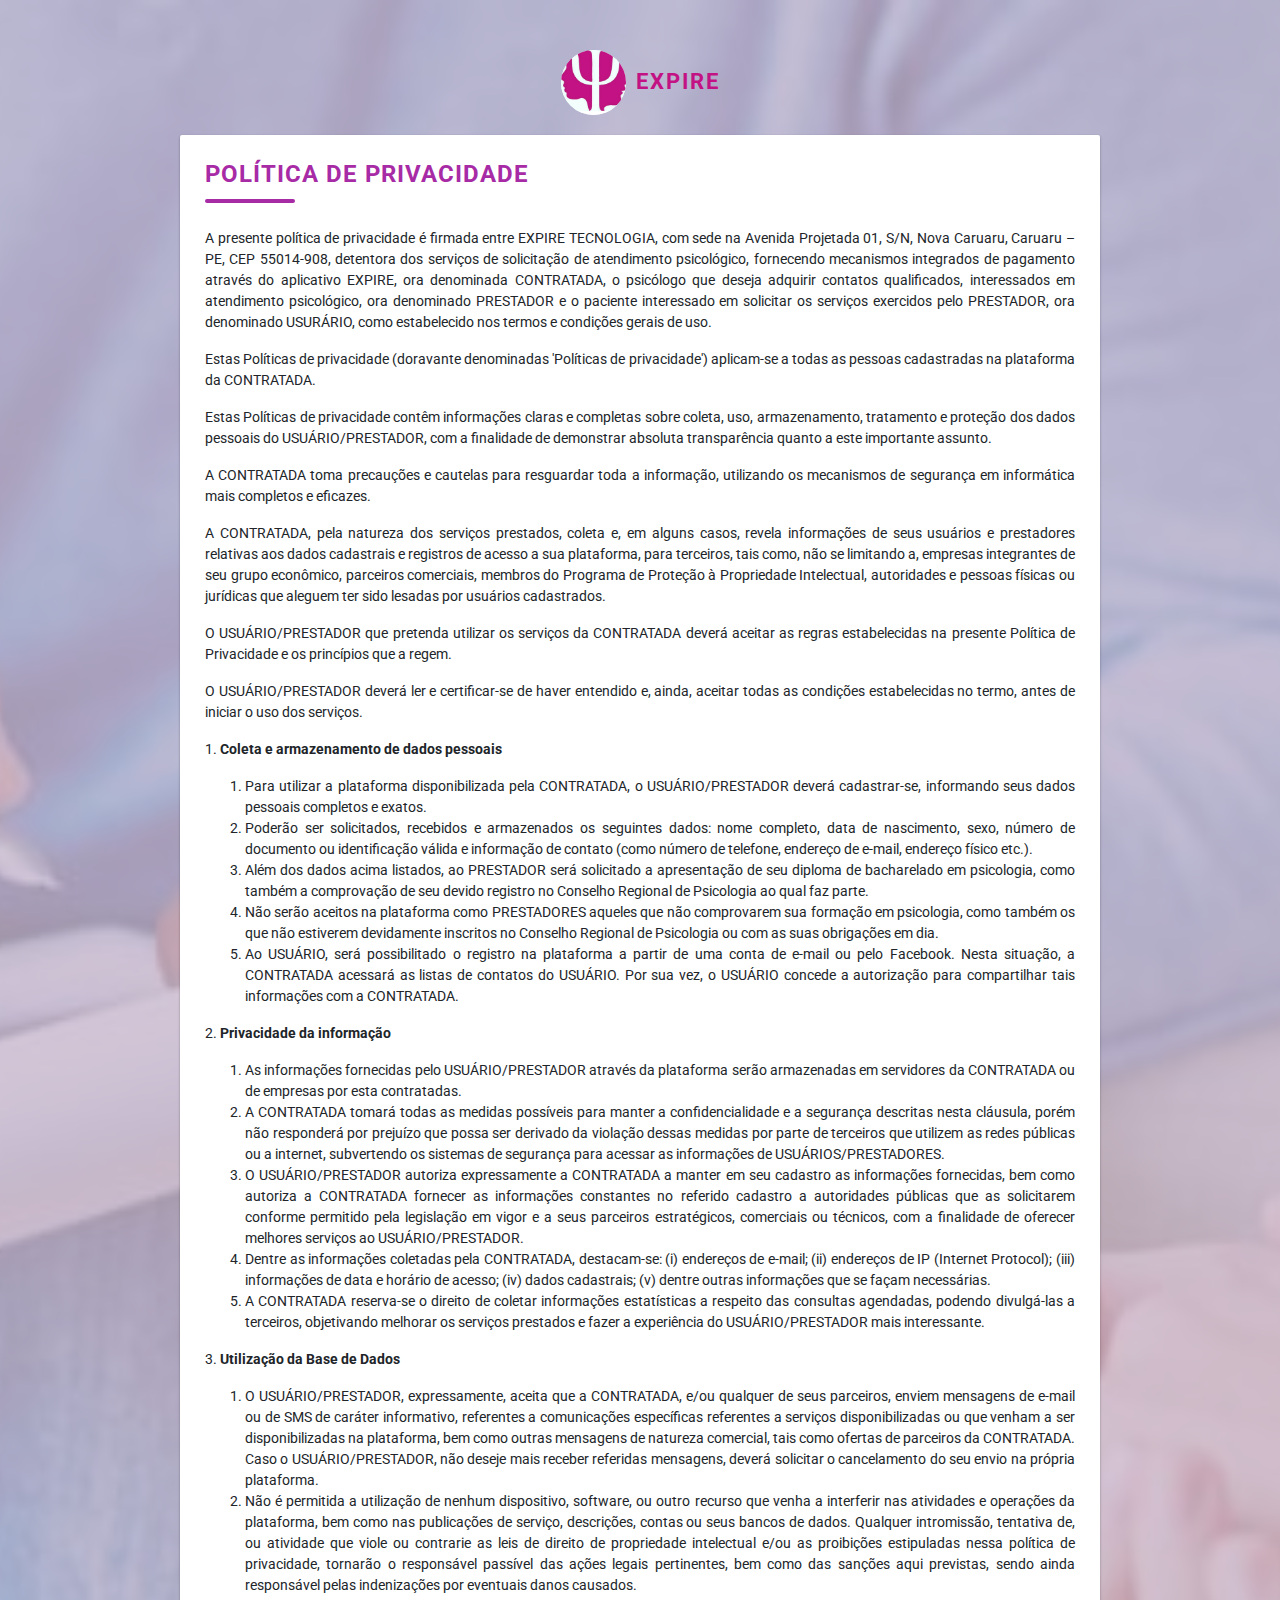
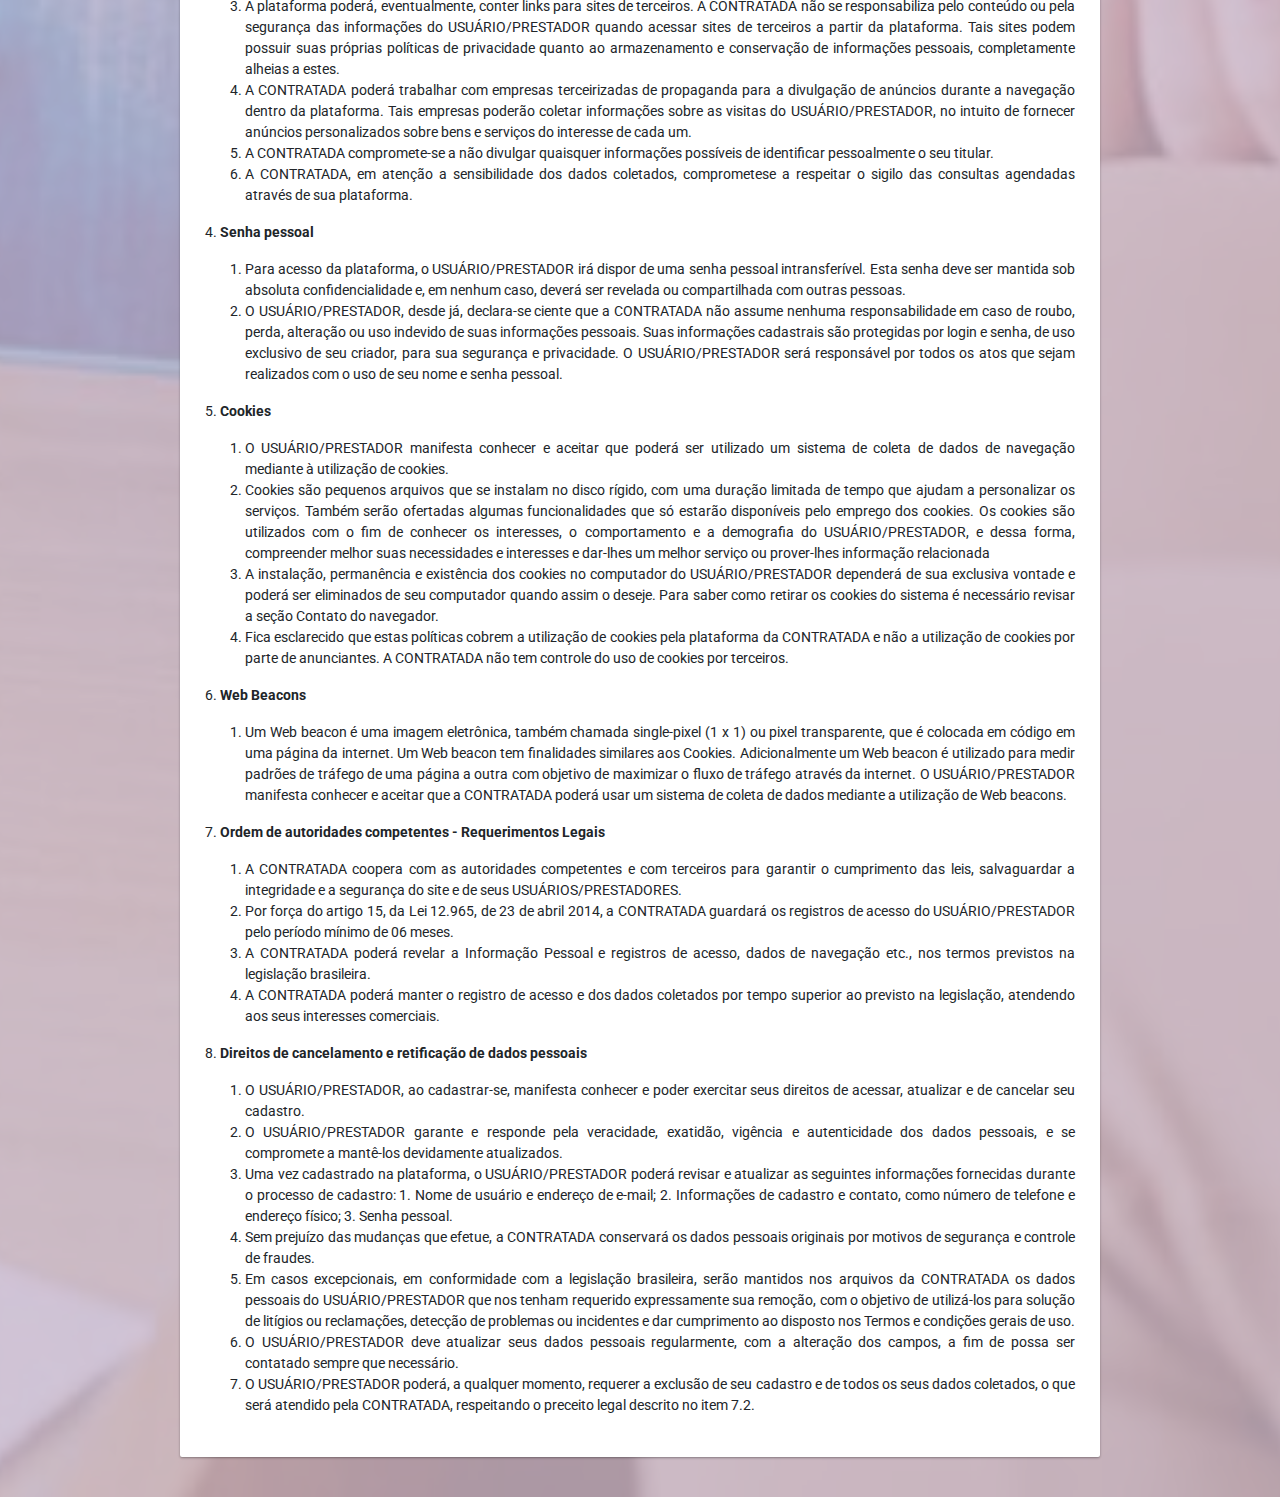
<file: politica.html>
<!DOCTYPE html>
<!--[if lt IE 7]>      <html class="no-js lt-ie9 lt-ie8 lt-ie7"> <![endif]-->
<!--[if IE 7]>         <html class="no-js lt-ie9 lt-ie8"> <![endif]-->
<!--[if IE 8]>         <html class="no-js lt-ie9"> <![endif]-->
<!--[if gt IE 8]><!-->
<html class="no-js">
<!--<![endif]-->

<head>

    <title>Expire | Política de Privacidade</title>
    <meta charset="utf-8">
    <meta name="description" itemprop="description" content="Solicite uma consulta psicológica.">
    <meta name="keywords" content="expire,psicólogo,solicitar atendimento, atendimento psicológico" />
    <meta property="og:locale" content="pt_BR" />
    <meta property="og:site_name" content="Expire" />
    <meta property="og:url" content="http://expire.com.br" />
    <meta property="og:title" content="Expire" />
    <meta property="og:type" content="website" />
    <meta property="og:image" content="http://expire.com.br/assets/imgs/banner.jpg" />
    <meta property="og:description" content="Solicite uma consulta psicológica." />
    <link rel="icon" href="assets/imgs/apple-icon.png" type="image/x-icon" />
    <link rel="shortcut icon" href="assets/imgs/apple-icon.png" type="image/x-icon" />
    <meta name="viewport" content="width=device-width, initial-scale=1, maximum-scale=1, user-scalable=no" />
    <meta http-equiv="x-ua-compatible" content="ie=edge">

    <!-- CSS -->
    <link rel="stylesheet" href="assets/css/bootstrap.min.css">
    <link rel="stylesheet" href="assets/css/style.css">
    <link href="https://fonts.googleapis.com/css?family=Roboto:300,400,500,700" rel="stylesheet">
    <link rel="stylesheet" href="https://maxcdn.bootstrapcdn.com/font-awesome/4.7.0/css/font-awesome.min.css">
    <!-- END CSS -->

</head>

<body>

    <section id="image-banner" class="page-section" style="background : url('assets/imgs/banner.jpg')">
        <div class="container">
            <div class="row">
                <div class="col-12 row-flex justify-center">
                    <a href="index.html" class="logo">
                        <span class="content-logo">
                            <img src="assets/imgs/apple-icon.png" alt="Expire">
                        </span>
                        <h4>Expire</h4>
                    </a>
                </div>
            </div>
            <div class="row row-flex justify-center">
                <div class="col-md-10 col-12">
                    <div class="box-card">
                        <h4 class="title-card">Política de Privacidade</h4>
                        <div class="texto-box">


                            <p>A presente política de privacidade é firmada entre EXPIRE TECNOLOGIA, com sede na Avenida Projetada
                                01, S/N, Nova Caruaru, Caruaru – PE, CEP 55014-908, detentora dos serviços de solicitação
                                de atendimento psicológico, fornecendo mecanismos integrados de pagamento através do aplicativo
                                EXPIRE, ora denominada CONTRATADA, o psicólogo que deseja adquirir contatos qualificados,
                                interessados em atendimento psicológico, ora denominado PRESTADOR e o paciente interessado
                                em solicitar os serviços exercidos pelo PRESTADOR, ora denominado USURÁRIO, como estabelecido
                                nos termos e condições gerais de uso.
                                <br>
                            </p>
                            <p>Estas Políticas de privacidade (doravante denominadas 'Políticas de privacidade') aplicam-se
                                a todas as pessoas cadastradas na plataforma da CONTRATADA.
                                <br>
                            </p>
                            <p>Estas Políticas de privacidade contêm informações claras e completas sobre coleta, uso, armazenamento,
                                tratamento e proteção dos dados pessoais do USUÁRIO/PRESTADOR, com a finalidade de demonstrar
                                absoluta transparência quanto a este importante assunto.
                                <br>
                            </p>
                            <p> A CONTRATADA toma precauções e cautelas para resguardar toda a informação, utilizando os mecanismos
                                de segurança em informática mais completos e eficazes.
                                <br>
                            </p>
                            <p>A CONTRATADA, pela natureza dos serviços prestados, coleta e, em alguns casos, revela informações
                                de seus usuários e prestadores relativas aos dados cadastrais e registros de acesso a sua
                                plataforma, para terceiros, tais como, não se limitando a, empresas integrantes de seu grupo
                                econômico, parceiros comerciais, membros do Programa de Proteção à Propriedade Intelectual,
                                autoridades e pessoas físicas ou jurídicas que aleguem ter sido lesadas por usuários cadastrados.
                                <br>
                            </p>
                            <p> O USUÁRIO/PRESTADOR que pretenda utilizar os serviços da CONTRATADA deverá aceitar as regras
                                estabelecidas na presente Política de Privacidade e os princípios que a regem.
                                <br>
                            </p>
                            <p>O USUÁRIO/PRESTADOR deverá ler e certificar-se de haver entendido e, ainda, aceitar todas as
                                condições estabelecidas no termo, antes de iniciar o uso dos serviços.
                                <br>
                            </p>
                            <p>1.
                                <strong>Coleta e armazenamento de dados pessoais</strong>
                                <br>
                            </p>
                            <ol>
                                <li>Para utilizar a plataforma disponibilizada pela CONTRATADA, o USUÁRIO/PRESTADOR deverá cadastrar-se,
                                    informando seus dados pessoais completos e exatos.
                                    <br>
                                </li>
                                <li>Poderão ser solicitados, recebidos e armazenados os seguintes dados: nome completo, data
                                    de nascimento, sexo, número de documento ou identificação válida e informação de contato
                                    (como número de telefone, endereço de e-mail, endereço físico etc.).
                                    <br>
                                </li>
                                <li>Além dos dados acima listados, ao PRESTADOR será solicitado a apresentação de seu diploma
                                    de bacharelado em psicologia, como também a comprovação de seu devido registro no Conselho
                                    Regional de Psicologia ao qual faz parte.
                                    <br>
                                </li>
                                <li>Não serão aceitos na plataforma como PRESTADORES aqueles que não comprovarem sua formação
                                    em psicologia, como também os que não estiverem devidamente inscritos no Conselho Regional
                                    de Psicologia ou com as suas obrigações em dia.
                                    <br>
                                </li>
                                <li>Ao USUÁRIO, será possibilitado o registro na plataforma a partir de uma conta de e-mail ou
                                    pelo Facebook. Nesta situação, a CONTRATADA acessará as listas de contatos do USUÁRIO.
                                    Por sua vez, o USUÁRIO concede a autorização para compartilhar tais informações com a
                                    CONTRATADA.
                                    <br>
                                </li>
                            </ol>
                            <p>2.
                                <strong>Privacidade da informação</strong>
                                <br>
                            </p>
                            <ol>
                                <li>As informações fornecidas pelo USUÁRIO/PRESTADOR através da plataforma serão armazenadas
                                    em servidores da CONTRATADA ou de empresas por esta contratadas.
                                    <br>
                                </li>
                                <li>A CONTRATADA tomará todas as medidas possíveis para manter a confidencialidade e a segurança
                                    descritas nesta cláusula, porém não responderá por prejuízo que possa ser derivado da
                                    violação dessas medidas por parte de terceiros que utilizem as redes públicas ou a internet,
                                    subvertendo os sistemas de segurança para acessar as informações de USUÁRIOS/PRESTADORES.
                                    <br>
                                </li>
                                <li>O USUÁRIO/PRESTADOR autoriza expressamente a CONTRATADA a manter em seu cadastro as informações
                                    fornecidas, bem como autoriza a CONTRATADA fornecer as informações constantes no referido
                                    cadastro a autoridades públicas que as solicitarem conforme permitido pela legislação
                                    em vigor e a seus parceiros estratégicos, comerciais ou técnicos, com a finalidade de
                                    oferecer melhores serviços ao USUÁRIO/PRESTADOR.
                                    <br>
                                </li>
                                <li>Dentre as informações coletadas pela CONTRATADA, destacam-se: (i) endereços de e-mail; (ii)
                                    endereços de IP (Internet Protocol); (iii) informações de data e horário de acesso; (iv)
                                    dados cadastrais; (v) dentre outras informações que se façam necessárias.
                                    <br>
                                </li>
                                <li>A CONTRATADA reserva-se o direito de coletar informações estatísticas a respeito das consultas
                                    agendadas, podendo divulgá-las a terceiros, objetivando melhorar os serviços prestados
                                    e fazer a experiência do USUÁRIO/PRESTADOR mais interessante.&nbsp;</li>
                            </ol>
                            <p>3.
                                <strong>Utilização da Base de Dados&nbsp;</strong>
                            </p>
                            <ol>
                                <li>
                                    <strong></strong>O USUÁRIO/PRESTADOR, expressamente, aceita que a CONTRATADA, e/ou qualquer de
                                    seus parceiros, enviem mensagens de e-mail ou de SMS de caráter informativo, referentes
                                    a comunicações específicas referentes a serviços disponibilizadas ou que venham a ser
                                    disponibilizadas na plataforma, bem como outras mensagens de natureza comercial, tais
                                    como ofertas de parceiros da CONTRATADA. Caso o USUÁRIO/PRESTADOR, não deseje mais receber
                                    referidas mensagens, deverá solicitar o cancelamento do seu envio na própria plataforma.
                                    <strong></strong>
                                    <br>
                                </li>
                                <li>Não é permitida a utilização de nenhum dispositivo, software, ou outro recurso que venha
                                    a interferir nas atividades e operações da plataforma, bem como nas publicações de serviço,
                                    descrições, contas ou seus bancos de dados. Qualquer intromissão, tentativa de, ou atividade
                                    que viole ou contrarie as leis de direito de propriedade intelectual e/ou as proibições
                                    estipuladas nessa política de privacidade, tornarão o responsável passível das ações
                                    legais pertinentes, bem como das sanções aqui previstas, sendo ainda responsável pelas
                                    indenizações por eventuais danos causados.
                                    <br>
                                </li>
                                <li>A plataforma poderá, eventualmente, conter links para sites de terceiros. A CONTRATADA não
                                    se responsabiliza pelo conteúdo ou pela segurança das informações do USUÁRIO/PRESTADOR
                                    quando acessar sites de terceiros a partir da plataforma. Tais sites podem possuir suas
                                    próprias políticas de privacidade quanto ao armazenamento e conservação de informações
                                    pessoais, completamente alheias a estes.
                                    <br>
                                </li>
                                <li>A CONTRATADA poderá trabalhar com empresas terceirizadas de propaganda para a divulgação
                                    de anúncios durante a navegação dentro da plataforma. Tais empresas poderão coletar informações
                                    sobre as visitas do USUÁRIO/PRESTADOR, no intuito de fornecer anúncios personalizados
                                    sobre bens e serviços do interesse de cada um.
                                    <br>
                                </li>
                                <li>A CONTRATADA compromete-se a não divulgar quaisquer informações possíveis de identificar
                                    pessoalmente o seu titular.
                                    <br>
                                </li>
                                <li>A CONTRATADA, em atenção a sensibilidade dos dados coletados, comprometese a respeitar o
                                    sigilo das consultas agendadas através de sua plataforma.
                                    <br>
                                </li>
                            </ol>
                            <p>4.
                                <strong>Senha pessoal</strong>
                            </p>
                            <ol>
                                <li>
                                    <strong></strong>Para acesso da plataforma, o USUÁRIO/PRESTADOR irá dispor de uma senha pessoal
                                    intransferível. Esta senha deve ser mantida sob absoluta confidencialidade e, em nenhum
                                    caso, deverá ser revelada ou compartilhada com outras pessoas.
                                    <strong></strong>
                                    <br>
                                </li>
                                <li>O USUÁRIO/PRESTADOR, desde já, declara-se ciente que a CONTRATADA não assume nenhuma responsabilidade
                                    em caso de roubo, perda, alteração ou uso indevido de suas informações pessoais. Suas
                                    informações cadastrais são protegidas por login e senha, de uso exclusivo de seu criador,
                                    para sua segurança e privacidade. O USUÁRIO/PRESTADOR será responsável por todos os atos
                                    que sejam realizados com o uso de seu nome e senha pessoal.</li>
                            </ol>
                            <p>5.
                                <strong>Cookies</strong>
                            </p>
                            <ol>
                                <li>
                                    <strong></strong>O USUÁRIO/PRESTADOR manifesta conhecer e aceitar que poderá ser utilizado um
                                    sistema de coleta de dados de navegação mediante à utilização de cookies.
                                    <strong></strong>
                                    <br>
                                </li>
                                <li>Cookies são pequenos arquivos que se instalam no disco rígido, com uma duração limitada de
                                    tempo que ajudam a personalizar os serviços. Também serão ofertadas algumas funcionalidades
                                    que só estarão disponíveis pelo emprego dos cookies. Os cookies são utilizados com o
                                    fim de conhecer os interesses, o comportamento e a demografia do USUÁRIO/PRESTADOR, e
                                    dessa forma, compreender melhor suas necessidades e interesses e dar-lhes um melhor serviço
                                    ou prover-lhes informação relacionada
                                    <br>
                                </li>
                                <li>A instalação, permanência e existência dos cookies no computador do USUÁRIO/PRESTADOR dependerá
                                    de sua exclusiva vontade e poderá ser eliminados de seu computador quando assim o deseje.
                                    Para saber como retirar os cookies do sistema é necessário revisar a seção Contato do
                                    navegador.
                                    <br>
                                </li>
                                <li>Fica esclarecido que estas políticas cobrem a utilização de cookies pela plataforma da CONTRATADA
                                    e não a utilização de cookies por parte de anunciantes. A CONTRATADA não tem controle
                                    do uso de cookies por terceiros.
                                    <br>
                                </li>
                            </ol>
                            <p>6.
                                <strong>Web Beacons</strong>
                            </p>
                            <ol>
                                <li>Um Web beacon é uma imagem eletrônica, também chamada single-pixel (1 x 1) ou pixel transparente,
                                    que é colocada em código em uma página da internet. Um Web beacon tem finalidades similares
                                    aos Cookies. Adicionalmente um Web beacon é utilizado para medir padrões de tráfego de
                                    uma página a outra com objetivo de maximizar o fluxo de tráfego através da internet.
                                    O USUÁRIO/PRESTADOR manifesta conhecer e aceitar que a CONTRATADA poderá usar um sistema
                                    de coleta de dados mediante a utilização de Web beacons.
                                    <strong></strong>
                                    <br>
                                </li>
                            </ol>
                            <p>7.
                                <strong>Ordem de autoridades competentes - Requerimentos Legais</strong>
                            </p>
                            <ol>
                                <li>
                                    <strong></strong>A CONTRATADA coopera com as autoridades competentes e com terceiros para garantir
                                    o cumprimento das leis, salvaguardar a integridade e a segurança do site e de seus USUÁRIOS/PRESTADORES.
                                    <strong></strong>
                                    <br>
                                </li>
                                <li>Por força do artigo 15, da Lei 12.965, de 23 de abril 2014, a CONTRATADA guardará os registros
                                    de acesso do USUÁRIO/PRESTADOR pelo período mínimo de 06 meses.
                                    <br>
                                </li>
                                <li>A CONTRATADA poderá revelar a Informação Pessoal e registros de acesso, dados de navegação
                                    etc., nos termos previstos na legislação brasileira.
                                    <br>
                                </li>
                                <li>A CONTRATADA poderá manter o registro de acesso e dos dados coletados por tempo superior
                                    ao previsto na legislação, atendendo aos seus interesses comerciais.
                                    <br>
                                </li>
                            </ol>
                            <p>8.
                                <strong>Direitos de cancelamento e retificação de dados pessoais</strong>
                            </p>
                            <ol>
                                <li>
                                    <strong></strong>O USUÁRIO/PRESTADOR, ao cadastrar-se, manifesta conhecer e poder exercitar seus
                                    direitos de acessar, atualizar e de cancelar seu cadastro.
                                    <strong></strong>
                                    <br>
                                </li>
                                <li>O USUÁRIO/PRESTADOR garante e responde pela veracidade, exatidão, vigência e autenticidade
                                    dos dados pessoais, e se compromete a mantê-los devidamente atualizados.
                                    <br>
                                </li>
                                <li>Uma vez cadastrado na plataforma, o USUÁRIO/PRESTADOR poderá revisar e atualizar as seguintes
                                    informações fornecidas durante o processo de cadastro: 1. Nome de usuário e endereço
                                    de e-mail; 2. Informações de cadastro e contato, como número de telefone e endereço físico;
                                    3. Senha pessoal.
                                    <br>
                                </li>
                                <li>Sem prejuízo das mudanças que efetue, a CONTRATADA conservará os dados pessoais originais
                                    por motivos de segurança e controle de fraudes.
                                    <br>
                                </li>
                                <li>Em casos excepcionais, em conformidade com a legislação brasileira, serão mantidos nos arquivos
                                    da CONTRATADA os dados pessoais do USUÁRIO/PRESTADOR que nos tenham requerido expressamente
                                    sua remoção, com o objetivo de utilizá-los para solução de litígios ou reclamações, detecção
                                    de problemas ou incidentes e dar cumprimento ao disposto nos Termos e condições gerais
                                    de uso.
                                    <br>
                                </li>
                                <li>O USUÁRIO/PRESTADOR deve atualizar seus dados pessoais regularmente, com a alteração dos
                                    campos, a fim de possa ser contatado sempre que necessário.
                                    <br>
                                </li>
                                <li>O USUÁRIO/PRESTADOR poderá, a qualquer momento, requerer a exclusão de seu cadastro e de
                                    todos os seus dados coletados, o que será atendido pela CONTRATADA, respeitando o preceito
                                    legal descrito no item 7.2.
                                    <br>
                                </li>
                            </ol>
                        </div>
                    </div>
                </div>
            </div>
        </div>
    </section>

</body>

</html>
</file>
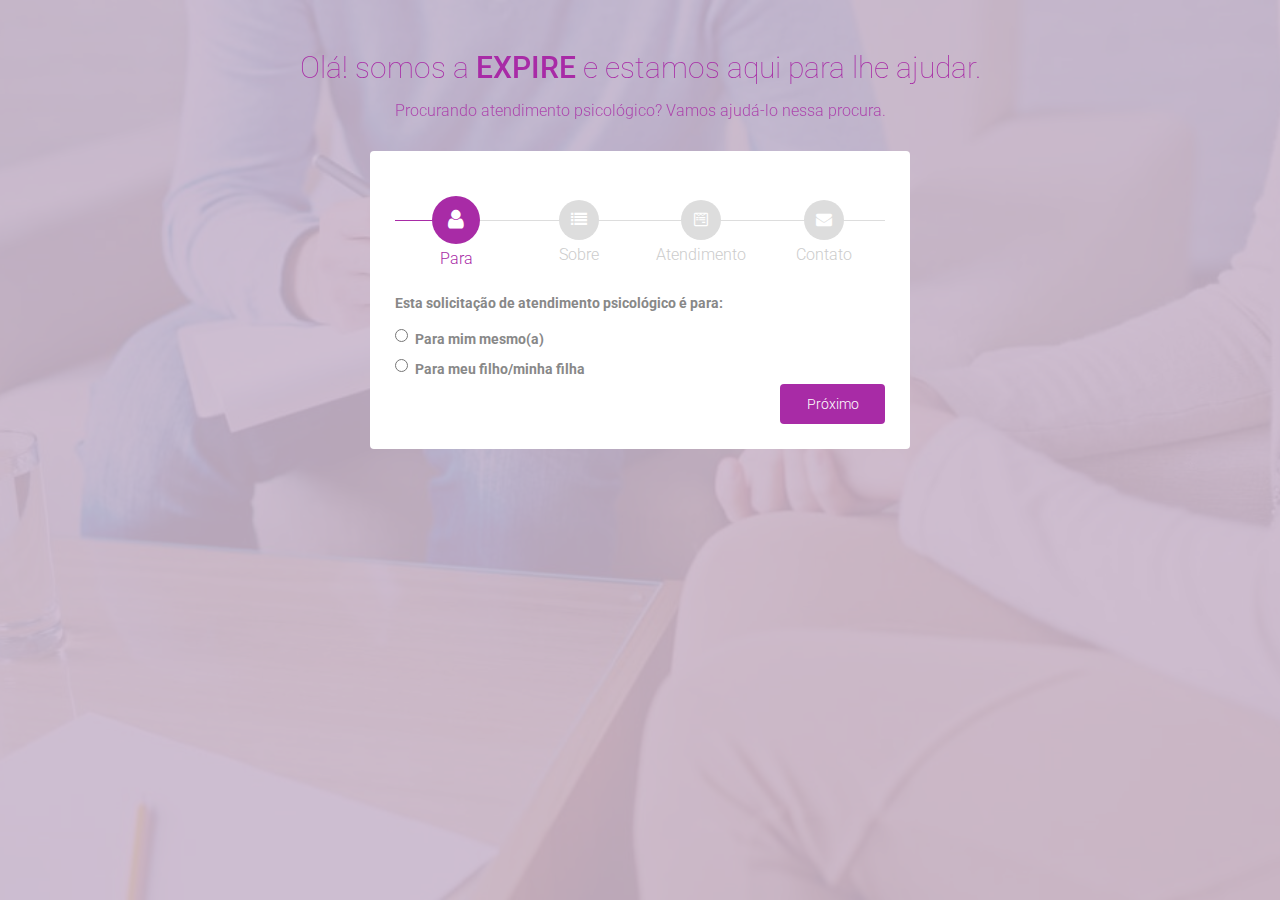
<file: solicitacao.html>
<!DOCTYPE html>
<!--[if lt IE 7]>      <html class="no-js lt-ie9 lt-ie8 lt-ie7"> <![endif]-->
<!--[if IE 7]>         <html class="no-js lt-ie9 lt-ie8"> <![endif]-->
<!--[if IE 8]>         <html class="no-js lt-ie9"> <![endif]-->
<!--[if gt IE 8]><!-->
<html class="no-js">
<!--<![endif]-->

<head>

  <title>Expire</title>
  <meta charset="utf-8">
  <meta name="description" itemprop="description" content="Solicite uma consulta psicológica.">
  <meta name="keywords" content="expire,psicólogo,solicitar atendimento, atendimento psicológico" />
  <meta property="og:locale" content="pt_BR" />
  <meta property="og:site_name" content="Expire" />
  <meta property="og:url" content="http://expire.com.br" />
  <meta property="og:title" content="Expire" />
  <meta property="og:type" content="website" />
  <meta property="og:image" content="http://expire.com.br/assets/imgs/banner.jpg" />
  <meta property="og:description" content="Solicite uma consulta psicológica." />
  <link rel="icon" href="assets/imgs/apple-icon.png" type="image/x-icon" />
  <link rel="shortcut icon" href="assets/imgs/apple-icon.png" type="image/x-icon" />
  <meta name="viewport" content="width=device-width, initial-scale=1, maximum-scale=1, user-scalable=no" />
  <meta http-equiv="x-ua-compatible" content="ie=edge">

  <!-- CSS -->
  <link rel="stylesheet" href="assets/css/bootstrap.min.css">
  <link rel="stylesheet" href="assets/css/form-elements.css">
  <link rel="stylesheet" href="assets/css/solicitacao.css">
  <link href="https://fonts.googleapis.com/css?family=Roboto:300,400,500,700" rel="stylesheet">
  <link rel="stylesheet" href="https://maxcdn.bootstrapcdn.com/font-awesome/4.7.0/css/font-awesome.min.css">
  <!-- END CSS -->

</head>

<body>

  <!-- Top content -->
  <div class="top-content">
    <div class="container">
      <div class="row">
        <div class="col-sm-8 offset-sm-2 text">
          <h1>Olá! somos a
            <strong>EXPIRE</strong> e estamos aqui para lhe ajudar.</h1>
          <div class="description">
            <p class="mb-0">
              Procurando atendimento psicológico? Vamos ajudá-lo nessa procura.
            </p>
          </div>
        </div>
      </div>

      <div class="row">
        <div class="col-sm-10 offset-sm-1 col-md-8 offset-md-2 col-lg-6 offset-lg-3 form-box">
          <form role="form" action="" method="post" class="f1">

            <div class="f1-steps">
              <div class="f1-progress">
                <div class="f1-progress-line" data-now-value="16.66" data-number-of-steps="3" style="width: 16.66%;"></div>
              </div>
              <div class="f1-step active">
                <div class="f1-step-icon">
                  <i class="fa fa-user"></i>
                </div>
                <p>Para</p>
              </div>
              <div class="f1-step">
                <div class="f1-step-icon">
                  <i class="fa fa-list"></i>
                </div>
                <p>Sobre</p>
              </div>
              <div class="f1-step">
                <div class="f1-step-icon">
                  <i class="fa fa-wpforms"></i>
                </div>
                <p>Atendimento</p>
              </div>
              <div class="f1-step">
                <div class="f1-step-icon">
                  <i class="fa fa-envelope"></i>
                </div>
                <p>Contato</p>
              </div>
            </div>

            <fieldset>
              <h4>Esta solicitação de atendimento psicológico é para:</h4>
              <div class="form-check">
                <input class="form-check-input" type="radio" name="tipo" id="exampleRadios1" value="option1" checked>
                <label class="form-check-label" for="exampleRadios1">
                  Para mim mesmo(a)
                </label>
              </div>
              <div class="form-check">
                <input class="form-check-input" type="radio" name="tipo" id="exampleRadios2" value="option2">
                <label class="form-check-label" for="exampleRadios2">
                  Para meu filho/minha filha
                </label>
              </div>
              <div class="f1-buttons">
                <button type="button" class="btn btn-next">Próximo</button>
              </div>
            </fieldset>

            <fieldset>
              <div class="form-group">
                <label class="" for="nome">Informe seu Nome</label>
                <input type="text" name="nome" class="form-control" id="nome">
              </div>
              <div class="form-group">
                <label class="" for="cpf">Informe seu CPF</label>
                <input type="text" name="cpf" class="form-control mask-cpf" id="cpf">
              </div>
              <div class="form-group">
                <label class="" for="data-nascimento">Informe sua Data Nascimento</label>
                <input type="date" name="data-nascimento" class="form-control" id="data-nascimento">
              </div>
              <div class="form-group">
                <label class="" for="cidade">Informe onde você mora</label>
                <input type="text" name="cidade" class="form-control" id="cidade">
              </div>
              <div class="form-group">
                <label class="" for="escolaridade">Qual é sua escolaridade</label>
                <select name="escolaridade" class="form-control" id="escolaridade">
                  <option value="">-- Selecione --</option>
                </select>
              </div>
              <div class="form-group">
                <label class="" for="cidade">Qual é a sua profissão/formação</label>
                <input type="text" name="cidade" class="form-control" id="cidade">
              </div>
              <h4>Você está trabalhando no momento</h4>
              <div class="form-check">
                <input class="form-check-input" type="radio" name="tipo" id="trabalha1" value="option1" checked>
                <label class="form-check-label" for="trabalha1">
                  Sim
                </label>
              </div>
              <div class="form-check">
                <input class="form-check-input" type="radio" name="trablalha" id="trabalha2" value="option2">
                <label class="form-check-label" for="trabalha2">
                  Não
                </label>
              </div>
              <h4>Por que você está procurando atendimento psicológico</h4>
              <div class="form-check">
                <input class="form-check-input" type="checkbox" value="" id="atendimento1">
                <label class="form-check-label" for="atendimento1">
                  Problemas com minha família
                </label>
              </div>
              <div class="form-check">
                <input class="form-check-input" type="checkbox" value="" id="atendimento2">
                <label class="form-check-label" for="atendimento2">
                  Problemas com meu trabalho
                </label>
              </div>
              <div class="form-check">
                <input class="form-check-input" type="checkbox" value="" id="atendimento3">
                <label class="form-check-label" for="atendimento3">
                  Problemas com drogas
                </label>
              </div>
              <div class="form-check">
                <input class="form-check-input" type="checkbox" value="" id="atendimento4">
                <label class="form-check-label" for="atendimento4">
                  Problemas comigo mesmo(a)
                </label>
              </div>
              <div class="form-check">
                <input class="form-check-input" type="checkbox" value="" id="atendimento5">
                <label class="form-check-label" for="atendimento5">
                  Outros
                </label>
              </div>
              <h4>Você já possui um encaminhamento médico</h4>
              <div class="form-check">
                <input class="form-check-input" type="radio" name="encaminhamento" id="encaminhamento1" value="option1" checked>
                <label class="form-check-label" for="encaminhamento1">
                  Sim
                </label>
              </div>
              <div class="form-check">
                <input class="form-check-input" type="radio" name="encaminhamento" id="encaminhamento2" value="option2">
                <label class="form-check-label" for="encaminhamento2">
                  Não
                </label>
              </div>

              <h4>Qual dia da semana você tem disponibilidade</h4>
              <div class="form-check">
                <input class="form-check-input" type="checkbox" value="" id="diasemana1">
                <label class="form-check-label" for="diasemana1">
                  Segunda-Feira
                </label>
              </div>
              <div class="form-check">
                <input class="form-check-input" type="checkbox" value="" id="diasemana2">
                <label class="form-check-label" for="diasemana2">
                  Terça-Feira
                </label>
              </div>
              <div class="form-check">
                <input class="form-check-input" type="checkbox" value="" id="diasemana3">
                <label class="form-check-label" for="diasemana3">
                  Quarta-Feira
                </label>
              </div>
              <div class="form-check">
                <input class="form-check-input" type="checkbox" value="" id="diasemana4">
                <label class="form-check-label" for="diasemana4">
                  Quinta-Feira
                </label>
              </div>
              <div class="form-check">
                <input class="form-check-input" type="checkbox" value="" id="diasemana5">
                <label class="form-check-label" for="diasemana5">
                  Sexta-Feira
                </label>
              </div>
              <div class="form-check">
                <input class="form-check-input" type="checkbox" value="" id="diasemana6">
                <label class="form-check-label" for="diasemana6">
                  Sábado
                </label>
              </div>
              <div class="form-check">
                <input class="form-check-input" type="checkbox" value="" id="diasemana7">
                <label class="form-check-label" for="diasemana7">
                  Domingo
                </label>
              </div>

              <h4>Qual turno você tem mais disponibilidade</h4>
              <div class="form-check">
                <input class="form-check-input" type="checkbox" value="" id="disponibilidade1">
                <label class="form-check-label" for="disponibilidade1">
                  Manhã
                </label>
              </div>
              <div class="form-check">
                <input class="form-check-input" type="checkbox" value="" id="disponibilidade2">
                <label class="form-check-label" for="disponibilidade2">
                  Tarde
                </label>
              </div>
              <div class="form-check">
                <input class="form-check-input" type="checkbox" value="" id="disponibilidade3">
                <label class="form-check-label" for="disponibilidade3">
                  Noite
                </label>
              </div>

              <div class="f1-buttons">
                <button type="button" class="btn btn-previous">Voltar</button>
                <button type="button" class="btn btn-next">Próximo</button>
              </div>

            </fieldset>

            <fieldset>
              <div class="form-group">
                <label for="">Há quanto tempo você percebe que precisa solicitar atendimento psicológico</label>
                <select name="tempo" class="form-control" id="">
                  <option value="1">Há alguns dias</option>
                  <option value="2">Há algumas semanas</option>
                  <option value="3">Há alguns meses</option>
                  <option value="4">Há alguns anos</option>
                </select>
              </div>
              <div class="form-group">
                <label for="">Com que frequência você se lembra de que precisa de atendimento psicológico</label>
                <select name="frequencia" class="form-control" id="">
                  <option value="1">Esporadicamente</option>
                  <option value="2">Mensalmente</option>
                  <option value="3">Semanalmente</option>
                  <option value="4">Diariamente</option>
                </select>
              </div>
              <div class="form-group">
                <label for="">Você sente que agora é um momento apropriado para iniciar um atendimento psicológico</label>
                <select name="momento" class="form-control" id="">
                  <option value="1">Não</option>
                  <option value="2">Talvez</option>
                  <option value="3">Sim</option>
                </select>
              </div>
              <div class="form-group">
                <label for="">Você já foi a outros atendimentos psicológicos antes</label>
                <select name="possui" class="form-control" id="">
                  <option value="2">Sim</option>
                  <option value="1">Não</option>
                </select>
              </div>
              <div class="form-group">
                <label for="">Em relação ao que você busca atingir com atendimentos psicológicos, você tem buscado atingir de outras formas</label>
                <select name="possui" class="form-control" id="">
                  <option value="2">Sim</option>
                  <option value="1">Não</option>
                </select>
              </div>
              <h4>Você percebeu a incidência de algum desses sintomas</h4>
              <div class="form-check">
                <input class="form-check-input" type="checkbox" value="" id="incidencia1">
                <label class="form-check-label" for="incidencia1">
                  Emoções Itensas
                </label>
              </div>
              <div class="form-check">
                <input class="form-check-input" type="checkbox" value="" id="incidencia2">
                <label class="form-check-label" for="incidencia2">
                  Pensa em traumas recorrentemente
                </label>
              </div>
              <div class="form-check">
                <input class="form-check-input" type="checkbox" value="" id="incidencia3">
                <label class="form-check-label" for="incidencia3">
                  Dores de cabeça/estômago inexplicáveis
                </label>
              </div>
              <div class="form-check">
                <input class="form-check-input" type="checkbox" value="" id="incidencia4">
                <label class="form-check-label" for="incidencia4">
                  Uso excessivo de substâncias (remédios, entorpecentes, comida)
                </label>
              </div>
              <div class="form-check">
                <input class="form-check-input" type="checkbox" value="" id="incidencia5">
                <label class="form-check-label" for="incidencia5">
                  Baixo rendimento
                </label>
              </div>
              <div class="form-check">
                <input class="form-check-input" type="checkbox" value="" id="incidencia6">
                <label class="form-check-label" for="incidencia6">
                  Desanimado com o que gosta de fazer
                </label>
              </div>
              <div class="form-check">
                <input class="form-check-input" type="checkbox" value="" id="incidencia7">
                <label class="form-check-label" for="incidencia7">
                  Relacionamento(s) desgastado(s)
                </label>
              </div>
              <div class="form-check">
                <input class="form-check-input" type="checkbox" value="" id="incidencia8">
                <label class="form-check-label" for="incidencia8">
                  Amigos visivelmente preocupados
                </label>
              </div>
              <div class="form-group">
                <label for="">Quando você gostaria de ter um atendimento psicológico</label>
                <select name="gostaria" class="form-control" id="">
                  <option value="2">Essa semana</option>
                  <option value="1">Esse mês</option>
                  <option value="1">Não tenho certeza</option>
                </select>
              </div>
              <div class="form-group">
                <label for="">De 0 a 10 (zero a dez), como você percebe o nível de necessidade para solicitar atendimento psicológico neste
                  momento
                </label>
                <select name="gostaria" class="form-control" id="">
                  <option value="1">0</option>
                  <option value="2">1</option>
                  <option value="3">3</option>
                  <option value="4">4</option>
                  <option value="5">5</option>
                  <option value="6">6</option>
                  <option value="7">7</option>
                  <option value="8">8</option>
                  <option value="9">9</option>
                  <option value="10">10</option>
                </select>
              </div>
              <div class="f1-buttons">
                <button type="button" class="btn btn-previous">Voltar</button>
                <button type="button" class="btn btn-next">Próximo</button>
              </div>

            </fieldset>

            <fieldset>
              <div class="form-group">
                <label for="">Informe seu número de telefone/celular</label>
                <input type="text" class="form-control mask-phone" name="telefone">
                <small id="" class="form-text text-muted">
                  Preferencialmente um número com whatsapp/telegram.
                </small>
              </div>
              <div class="form-group">
                <label for="">Informe seu e-mail</label>
                <input type="email" class="form-control" name="email">
              </div>
              <h4>Como ficou sabendo do aplicativo EXPIRE</h4>
              <div class="form-check">
                <input class="form-check-input" type="checkbox" value="" id="sabendo1">
                <label class="form-check-label" for="sabendo1">
                  Por indicação médica
                </label>
              </div>
              <div class="form-check">
                <input class="form-check-input" type="checkbox" value="" id="sabendo2">
                <label class="form-check-label" for="sabendo2">
                  Por indicação da escola
                </label>
              </div>
              <div class="form-check">
                <input class="form-check-input" type="checkbox" value="" id="sabendo3">
                <label class="form-check-label" for="sabendo3">
                  Por indicação de amigo(a)
                </label>
              </div>
              <div class="form-check">
                <input class="form-check-input" type="checkbox" value="" id="sabendo4">
                <label class="form-check-label" for="sabendo4">
                  Pelo Facebook
                </label>
              </div>
              <div class="form-check">
                <input class="form-check-input" type="checkbox" value="" id="sabendo5">
                <label class="form-check-label" for="sabendo5">
                  Pelo Instagram
                </label>
              </div>
              <div class="form-check">
                <input class="form-check-input" type="checkbox" value="" id="sabendo6">
                <label class="form-check-label" for="sabendo6">
                  Pelo Youtube
                </label>
              </div>
              <div class="form-check">
                <input class="form-check-input" type="checkbox" value="" id="sabendo7">
                <label class="form-check-label" for="sabendo7">
                  Pelo Google
                </label>
              </div>
              <div class="form-group">
                <label for="">Você autoriza a Expire enviar suas respostas para nossa comunidade de psicólogos</label>
                <select name="gostaria" class="form-control" id="">
                  <option value="1">Sim</option>
                  <option value="2">Não</option>
                </select>
              </div>
              <div class="form-group">
                <label for="">Você sentiu falta de informar algo importante sobre você? Informa agora:</label>
                <input type="text" class="form-control" name="resposta">
              </div>
              <div class="f1-buttons">
                <button type="button" class="btn btn-previous">Voltar</button>
                <button type="submit" class="btn btn-submit">Enviar</button>
              </div>
            </fieldset>

          </form>
        </div>
      </div>

    </div>
  </div>


  <!-- JS -->
  <script src="assets/js/jquery-3.3.1.min.js"></script>
  <script src="assets/js/jquery.mask.min.js"></script>
  <script src="assets/js/jquery.backstretch.min.js"></script>
  <script src="assets/js/bootstrap.min.js"></script>
  <script src="assets/js/main.js"></script>
  <script src="assets/js/scripts.js"></script>
  <!-- END JS -->

</body>

</html>
</file>
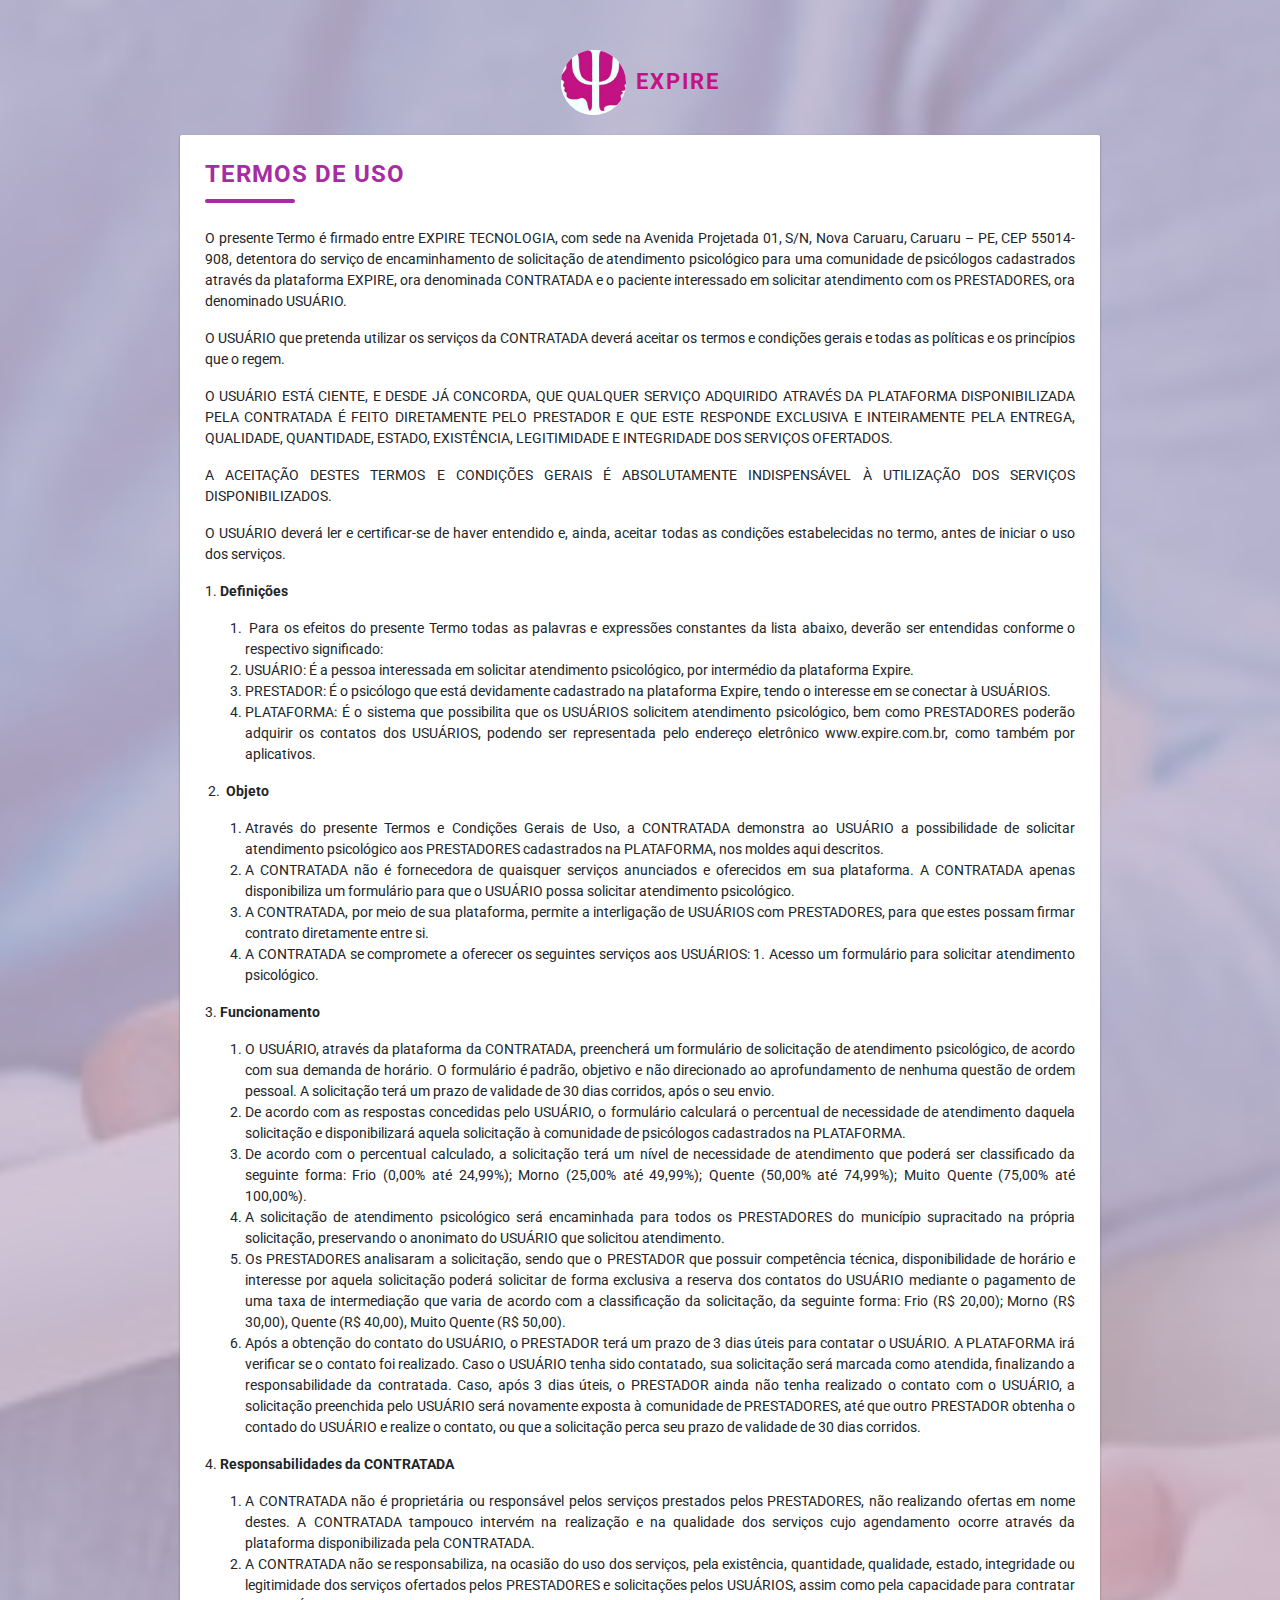
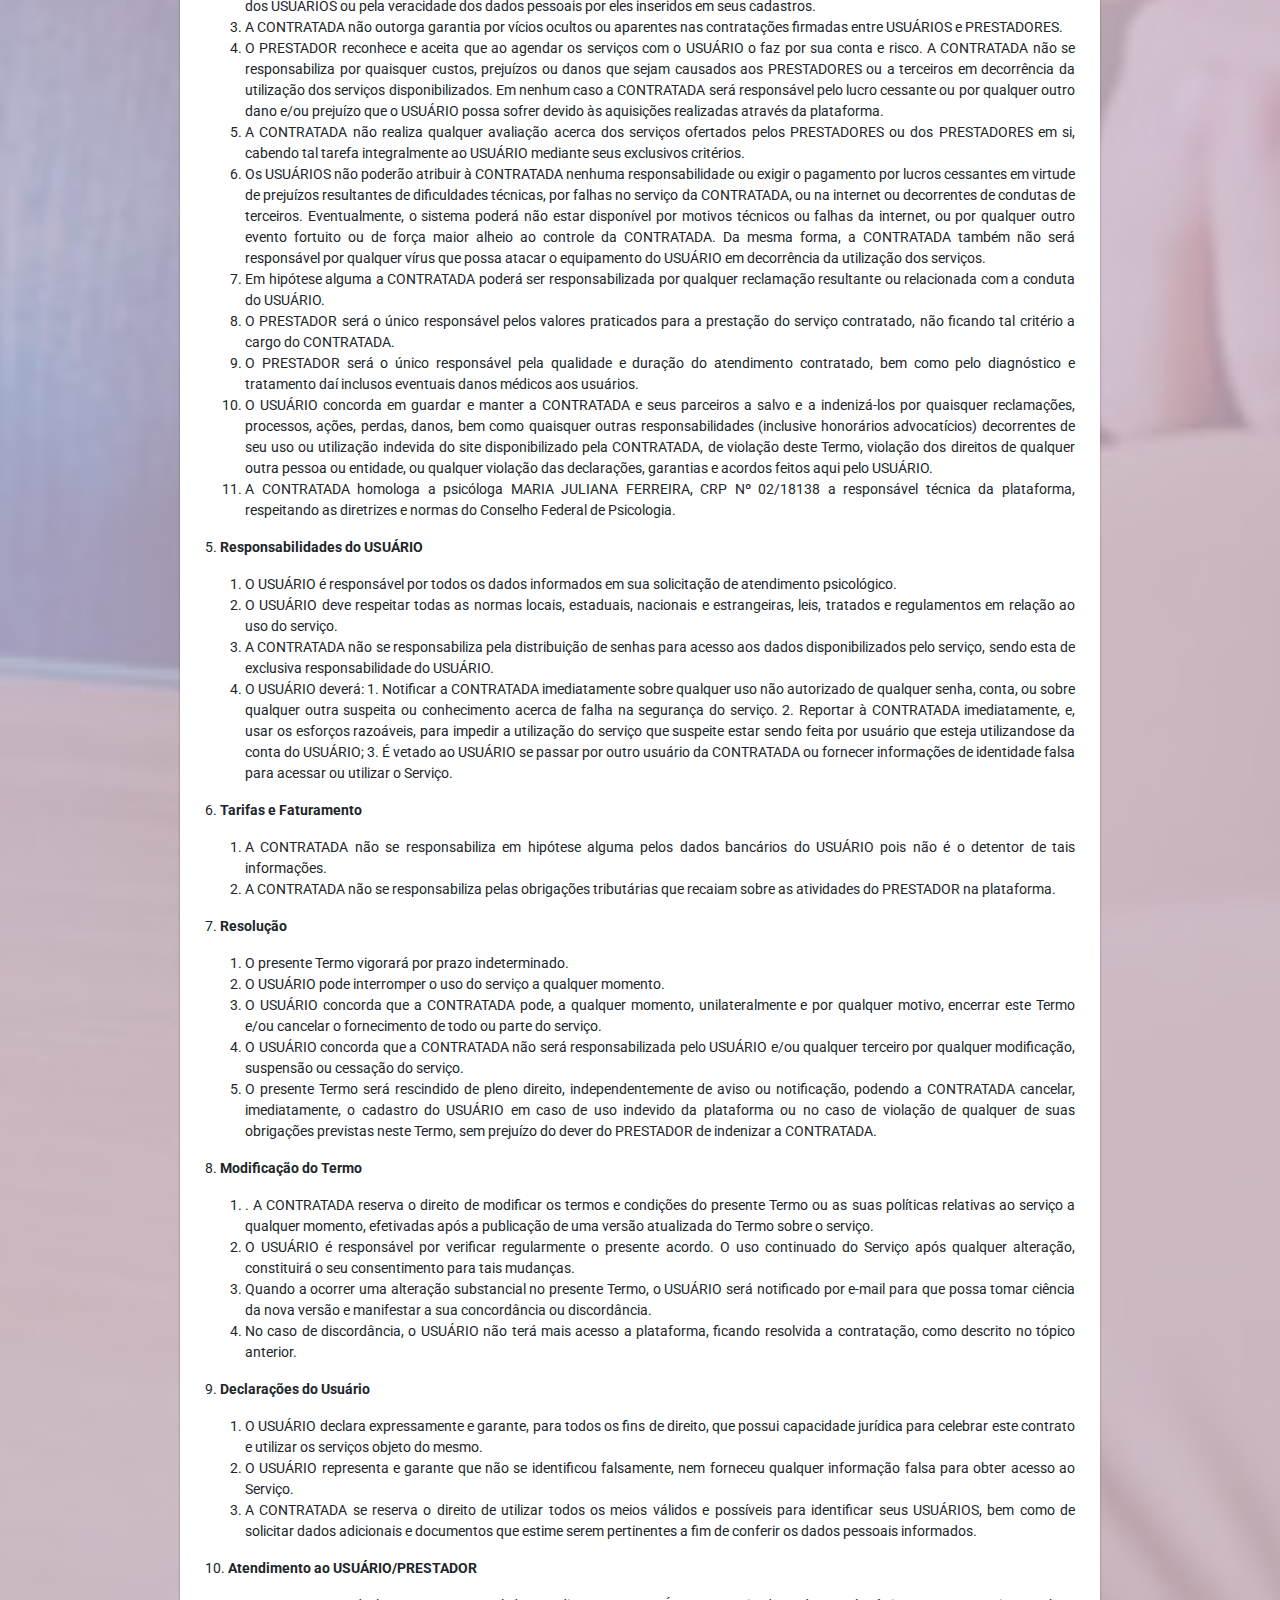
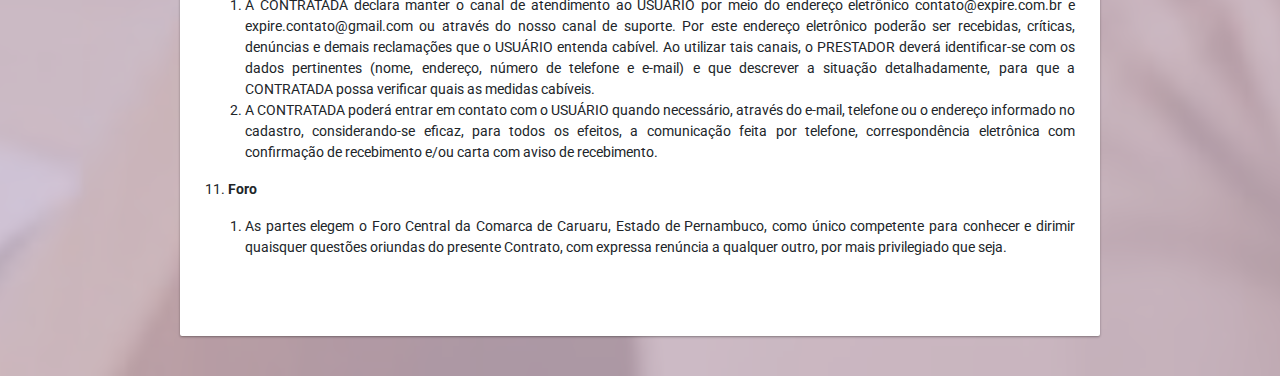
<file: termos.html>
<!DOCTYPE html>
<!--[if lt IE 7]>      <html class="no-js lt-ie9 lt-ie8 lt-ie7"> <![endif]-->
<!--[if IE 7]>         <html class="no-js lt-ie9 lt-ie8"> <![endif]-->
<!--[if IE 8]>         <html class="no-js lt-ie9"> <![endif]-->
<!--[if gt IE 8]><!-->
<html class="no-js">
<!--<![endif]-->

<head>

    <title>Expire | Termos de Uso</title>
    <meta charset="utf-8">
    <meta name="description" itemprop="description" content="Solicite uma consulta psicológica.">
    <meta name="keywords" content="expire,psicólogo,solicitar atendimento, atendimento psicológico" />
    <meta property="og:locale" content="pt_BR" />
    <meta property="og:site_name" content="Expire" />
    <meta property="og:url" content="http://expire.com.br" />
    <meta property="og:title" content="Expire" />
    <meta property="og:type" content="website" />
    <meta property="og:image" content="http://expire.com.br/assets/imgs/banner.jpg" />
    <meta property="og:description" content="Solicite uma consulta psicológica." />
    <link rel="icon" href="assets/imgs/apple-icon.png" type="image/x-icon" />
    <link rel="shortcut icon" href="assets/imgs/apple-icon.png" type="image/x-icon" />
    <meta name="viewport" content="width=device-width, initial-scale=1, maximum-scale=1, user-scalable=no" />
    <meta http-equiv="x-ua-compatible" content="ie=edge">

    <!-- CSS -->
    <link rel="stylesheet" href="assets/css/bootstrap.min.css">
    <link rel="stylesheet" href="assets/css/style.css">
    <link href="https://fonts.googleapis.com/css?family=Roboto:300,400,500,700" rel="stylesheet">
    <link rel="stylesheet" href="https://maxcdn.bootstrapcdn.com/font-awesome/4.7.0/css/font-awesome.min.css">
    <!-- END CSS -->

</head>

<body>

    <section id="image-banner" class="page-section" style="background : url('assets/imgs/banner.jpg')">
        <div class="container">
            <div class="row">
                <div class="col-12 row-flex justify-center">
                    <a href="index.html" class="logo">
                        <span class="content-logo">
                            <img src="assets/imgs/apple-icon.png" alt="Expire">
                        </span>
                        <h4>Expire</h4>
                    </a>
                </div>
            </div>
            <div class="row row-flex justify-center">
                <div class="col-md-10 col-12">
                    <div class="box-card">
                        <h4 class="title-card">Termos de Uso</h4>
                        <div class="texto-box">

                            <p>O presente Termo é firmado entre EXPIRE TECNOLOGIA, com sede na Avenida Projetada 01, S/N, Nova
                                Caruaru, Caruaru – PE, CEP 55014-908, detentora do serviço de encaminhamento de solicitação
                                de atendimento psicológico para uma comunidade de psicólogos cadastrados através da plataforma
                                EXPIRE, ora denominada CONTRATADA e o paciente interessado em solicitar atendimento com os
                                PRESTADORES, ora denominado USUÁRIO.
                                <br>
                            </p>
                            <p>O USUÁRIO que pretenda utilizar os serviços da CONTRATADA deverá aceitar os termos e condições
                                gerais e todas as políticas e os princípios que o regem.
                                <br>
                            </p>
                            <p> O USUÁRIO ESTÁ CIENTE, E DESDE JÁ CONCORDA, QUE QUALQUER SERVIÇO ADQUIRIDO ATRAVÉS DA PLATAFORMA
                                DISPONIBILIZADA PELA CONTRATADA É FEITO DIRETAMENTE PELO PRESTADOR E QUE ESTE RESPONDE EXCLUSIVA
                                E INTEIRAMENTE PELA ENTREGA, QUALIDADE, QUANTIDADE, ESTADO, EXISTÊNCIA, LEGITIMIDADE E INTEGRIDADE
                                DOS SERVIÇOS OFERTADOS.
                                <br>
                            </p>
                            <p>A ACEITAÇÃO DESTES TERMOS E CONDIÇÕES GERAIS É ABSOLUTAMENTE INDISPENSÁVEL À UTILIZAÇÃO DOS SERVIÇOS
                                DISPONIBILIZADOS.
                                <br>
                            </p>
                            <p> O USUÁRIO deverá ler e certificar-se de haver entendido e, ainda, aceitar todas as condições
                                estabelecidas no termo, antes de iniciar o uso dos serviços.
                                <br>
                            </p>
                            <p> 1.
                                <strong>Definições</strong>
                                <br>
                            </p>
                            <ol>
                                <li>&nbsp;Para os efeitos do presente Termo todas as palavras e expressões constantes da lista
                                    abaixo, deverão ser entendidas conforme o respectivo significado:
                                    <br>
                                </li>
                                <li>USUÁRIO: É a pessoa interessada em solicitar atendimento psicológico, por intermédio da plataforma
                                    Expire.
                                    <br>
                                </li>
                                <li>PRESTADOR: É o psicólogo que está devidamente cadastrado na plataforma Expire, tendo o interesse
                                    em se conectar à USUÁRIOS.
                                    <br>
                                </li>
                                <li>PLATAFORMA: É o sistema que possibilita que os USUÁRIOS solicitem atendimento psicológico,
                                    bem como PRESTADORES poderão adquirir os contatos dos USUÁRIOS, podendo ser representada
                                    pelo endereço eletrônico www.expire.com.br, como também por aplicativos.</li>
                            </ol>
                            <p>&nbsp;2.&nbsp;
                                <strong>Objeto</strong>
                            </p>
                            <ol>
                                <li>
                                    <strong></strong>Através do presente Termos e Condições Gerais de Uso, a CONTRATADA demonstra
                                    ao USUÁRIO a possibilidade de solicitar atendimento psicológico aos PRESTADORES cadastrados
                                    na PLATAFORMA, nos moldes aqui descritos.
                                    <strong></strong>
                                    <br>
                                </li>
                                <li>A CONTRATADA não é fornecedora de quaisquer serviços anunciados e oferecidos em sua plataforma.
                                    A CONTRATADA apenas disponibiliza um formulário para que o USUÁRIO possa solicitar atendimento
                                    psicológico.
                                    <br>
                                </li>
                                <li>A CONTRATADA, por meio de sua plataforma, permite a interligação de USUÁRIOS com PRESTADORES,
                                    para que estes possam firmar contrato diretamente entre si.
                                    <br>
                                </li>
                                <li>A CONTRATADA se compromete a oferecer os seguintes serviços aos USUÁRIOS: 1. Acesso um formulário
                                    para solicitar atendimento psicológico.
                                    <br>
                                </li>
                            </ol>
                            <p>3.
                                <strong>Funcionamento</strong>&nbsp;</p>
                            <ol>
                                <li>O USUÁRIO, através da plataforma da CONTRATADA, preencherá um formulário de solicitação de
                                    atendimento psicológico, de acordo com sua demanda de horário. O formulário é padrão,
                                    objetivo e não direcionado ao aprofundamento de nenhuma questão de ordem pessoal. A solicitação
                                    terá um prazo de validade de 30 dias corridos, após o seu envio.
                                    <br>
                                </li>
                                <li>De acordo com as respostas concedidas pelo USUÁRIO, o formulário calculará o percentual de
                                    necessidade de atendimento daquela solicitação e disponibilizará aquela solicitação à
                                    comunidade de psicólogos cadastrados na PLATAFORMA.
                                    <br>
                                </li>
                                <li>De acordo com o percentual calculado, a solicitação terá um nível de necessidade de atendimento
                                    que poderá ser classificado da seguinte forma: Frio (0,00% até 24,99%); Morno (25,00%
                                    até 49,99%); Quente (50,00% até 74,99%); Muito Quente (75,00% até 100,00%).
                                    <br>
                                </li>
                                <li>A solicitação de atendimento psicológico será encaminhada para todos os PRESTADORES do município
                                    supracitado na própria solicitação, preservando o anonimato do USUÁRIO que solicitou
                                    atendimento.
                                    <br>
                                </li>
                                <li>Os PRESTADORES analisaram a solicitação, sendo que o PRESTADOR que possuir competência técnica,
                                    disponibilidade de horário e interesse por aquela solicitação poderá solicitar de forma
                                    exclusiva a reserva dos contatos do USUÁRIO mediante o pagamento de uma taxa de intermediação
                                    que varia de acordo com a classificação da solicitação, da seguinte forma: Frio (R$ 20,00);
                                    Morno (R$ 30,00), Quente (R$ 40,00), Muito Quente (R$ 50,00).
                                    <br>
                                </li>
                                <li>Após a obtenção do contato do USUÁRIO, o PRESTADOR terá um prazo de 3 dias úteis para contatar
                                    o USUÁRIO. A PLATAFORMA irá verificar se o contato foi realizado. Caso o USUÁRIO tenha
                                    sido contatado, sua solicitação será marcada como atendida, finalizando a responsabilidade
                                    da contratada. Caso, após 3 dias úteis, o PRESTADOR ainda não tenha realizado o contato
                                    com o USUÁRIO, a solicitação preenchida pelo USUÁRIO será novamente exposta à comunidade
                                    de PRESTADORES, até que outro PRESTADOR obtenha o contado do USUÁRIO e realize o contato,
                                    ou que a solicitação perca seu prazo de validade de 30 dias corridos.</li>
                            </ol>
                            <p>4.
                                <strong>Responsabilidades da CONTRATADA&nbsp;</strong>
                            </p>
                            <ol>
                                <li>
                                    <strong></strong>A CONTRATADA não é proprietária ou responsável pelos serviços prestados pelos
                                    PRESTADORES, não realizando ofertas em nome destes. A CONTRATADA tampouco intervém na
                                    realização e na qualidade dos serviços cujo agendamento ocorre através da plataforma
                                    disponibilizada pela CONTRATADA.
                                    <strong></strong>
                                    <br>
                                </li>
                                <li>A CONTRATADA não se responsabiliza, na ocasião do uso dos serviços, pela existência, quantidade,
                                    qualidade, estado, integridade ou legitimidade dos serviços ofertados pelos PRESTADORES
                                    e solicitações pelos USUÁRIOS, assim como pela capacidade para contratar dos USUÁRIOS
                                    ou pela veracidade dos dados pessoais por eles inseridos em seus cadastros.
                                    <br>
                                </li>
                                <li>A CONTRATADA não outorga garantia por vícios ocultos ou aparentes nas contratações firmadas
                                    entre USUÁRIOS e PRESTADORES.
                                    <br>
                                </li>
                                <li>O PRESTADOR reconhece e aceita que ao agendar os serviços com o USUÁRIO o faz por sua conta
                                    e risco. A CONTRATADA não se responsabiliza por quaisquer custos, prejuízos ou danos
                                    que sejam causados aos PRESTADORES ou a terceiros em decorrência da utilização dos serviços
                                    disponibilizados. Em nenhum caso a CONTRATADA será responsável pelo lucro cessante ou
                                    por qualquer outro dano e/ou prejuízo que o USUÁRIO possa sofrer devido às aquisições
                                    realizadas através da plataforma.
                                    <br>
                                </li>
                                <li>A CONTRATADA não realiza qualquer avaliação acerca dos serviços ofertados pelos PRESTADORES
                                    ou dos PRESTADORES em si, cabendo tal tarefa integralmente ao USUÁRIO mediante seus exclusivos
                                    critérios.
                                    <br>
                                </li>
                                <li>Os USUÁRIOS não poderão atribuir à CONTRATADA nenhuma responsabilidade ou exigir o pagamento
                                    por lucros cessantes em virtude de prejuízos resultantes de dificuldades técnicas, por
                                    falhas no serviço da CONTRATADA, ou na internet ou decorrentes de condutas de terceiros.
                                    Eventualmente, o sistema poderá não estar disponível por motivos técnicos ou falhas da
                                    internet, ou por qualquer outro evento fortuito ou de força maior alheio ao controle
                                    da CONTRATADA. Da mesma forma, a CONTRATADA também não será responsável por qualquer
                                    vírus que possa atacar o equipamento do USUÁRIO em decorrência da utilização dos serviços.
                                    <br>
                                </li>
                                <li>Em hipótese alguma a CONTRATADA poderá ser responsabilizada por qualquer reclamação resultante
                                    ou relacionada com a conduta do USUÁRIO.
                                    <br>
                                </li>
                                <li>O PRESTADOR será o único responsável pelos valores praticados para a prestação do serviço
                                    contratado, não ficando tal critério a cargo do CONTRATADA.
                                    <br>
                                </li>
                                <li>O PRESTADOR será o único responsável pela qualidade e duração do atendimento contratado,
                                    bem como pelo diagnóstico e tratamento daí inclusos eventuais danos médicos aos usuários.
                                    <br>
                                </li>
                                <li>O USUÁRIO concorda em guardar e manter a CONTRATADA e seus parceiros a salvo e a indenizá-los
                                    por quaisquer reclamações, processos, ações, perdas, danos, bem como quaisquer outras
                                    responsabilidades (inclusive honorários advocatícios) decorrentes de seu uso ou utilização
                                    indevida do site disponibilizado pela CONTRATADA, de violação deste Termo, violação dos
                                    direitos de qualquer outra pessoa ou entidade, ou qualquer violação das declarações,
                                    garantias e acordos feitos aqui pelo USUÁRIO.
                                    <br>
                                </li>
                                <li>A CONTRATADA homologa a psicóloga MARIA JULIANA FERREIRA, CRP Nº 02/18138 a responsável técnica
                                    da plataforma, respeitando as diretrizes e normas do Conselho Federal de Psicologia.
                                    <br>
                                </li>
                            </ol>
                            <p>5.
                                <strong>Responsabilidades do USUÁRIO&nbsp;</strong>
                            </p>
                            <ol>
                                <li>
                                    <strong></strong>O USUÁRIO é responsável por todos os dados informados em sua solicitação de
                                    atendimento psicológico.
                                    <strong></strong>
                                    <br>
                                </li>
                                <li>O USUÁRIO deve respeitar todas as normas locais, estaduais, nacionais e estrangeiras, leis,
                                    tratados e regulamentos em relação ao uso do serviço.
                                    <br>
                                </li>
                                <li>A CONTRATADA não se responsabiliza pela distribuição de senhas para acesso aos dados disponibilizados
                                    pelo serviço, sendo esta de exclusiva responsabilidade do USUÁRIO.
                                    <br>
                                </li>
                                <li>O USUÁRIO deverá:&nbsp;1. Notificar a CONTRATADA imediatamente sobre qualquer uso não autorizado
                                    de qualquer senha, conta, ou sobre qualquer outra suspeita ou conhecimento acerca de
                                    falha na segurança do serviço. 2. Reportar à CONTRATADA imediatamente, e, usar os esforços
                                    razoáveis, para impedir a utilização do serviço que suspeite estar sendo feita por usuário
                                    que esteja utilizandose da conta do USUÁRIO; 3. É vetado ao USUÁRIO se passar por outro
                                    usuário da CONTRATADA ou fornecer informações de identidade falsa para acessar ou utilizar
                                    o Serviço.</li>
                            </ol>
                            <p>6.
                                <strong>Tarifas e Faturamento</strong>
                            </p>
                            <ol>
                                <li>
                                    <strong></strong>A CONTRATADA não se responsabiliza em hipótese alguma pelos dados bancários
                                    do USUÁRIO pois não é o detentor de tais informações.
                                    <strong></strong>
                                    <br>
                                </li>
                                <li>A CONTRATADA não se responsabiliza pelas obrigações tributárias que recaiam sobre as atividades
                                    do PRESTADOR na plataforma.</li>
                            </ol>
                            <p>7.
                                <strong>Resolução</strong>
                            </p>
                            <ol>
                                <li>
                                    <strong></strong>O presente Termo vigorará por prazo indeterminado.
                                    <strong></strong>
                                    <br>
                                </li>
                                <li>O USUÁRIO pode interromper o uso do serviço a qualquer momento.
                                    <br>
                                </li>
                                <li>O USUÁRIO concorda que a CONTRATADA pode, a qualquer momento, unilateralmente e por qualquer
                                    motivo, encerrar este Termo e/ou cancelar o fornecimento de todo ou parte do serviço.
                                    <br>
                                </li>
                                <li>O USUÁRIO concorda que a CONTRATADA não será responsabilizada pelo USUÁRIO e/ou qualquer
                                    terceiro por qualquer modificação, suspensão ou cessação do serviço.
                                    <br>
                                </li>
                                <li>O presente Termo será rescindido de pleno direito, independentemente de aviso ou notificação,
                                    podendo a CONTRATADA cancelar, imediatamente, o cadastro do USUÁRIO em caso de uso indevido
                                    da plataforma ou no caso de violação de qualquer de suas obrigações previstas neste Termo,
                                    sem prejuízo do dever do PRESTADOR de indenizar a CONTRATADA.
                                    <br>
                                </li>
                            </ol>
                            <p>8.
                                <strong>Modificação do Termo</strong>
                            </p>
                            <ol>
                                <li>
                                    <strong></strong>. A CONTRATADA reserva o direito de modificar os termos e condições do presente
                                    Termo ou as suas políticas relativas ao serviço a qualquer momento, efetivadas após a
                                    publicação de uma versão atualizada do Termo sobre o serviço.
                                    <strong></strong>
                                    <br>
                                </li>
                                <li>O USUÁRIO é responsável por verificar regularmente o presente acordo. O uso continuado do
                                    Serviço após qualquer alteração, constituirá o seu consentimento para tais mudanças.
                                    <br>
                                </li>
                                <li>Quando a ocorrer uma alteração substancial no presente Termo, o USUÁRIO será notificado por
                                    e-mail para que possa tomar ciência da nova versão e manifestar a sua concordância ou
                                    discordância.
                                    <br>
                                </li>
                                <li>No caso de discordância, o USUÁRIO não terá mais acesso a plataforma, ficando resolvida a
                                    contratação, como descrito no tópico anterior.
                                    <br>
                                </li>
                            </ol>
                            <p>9.
                                <strong>Declarações do Usuário</strong>
                            </p>
                            <ol>
                                <li>
                                    <strong></strong>O USUÁRIO declara expressamente e garante, para todos os fins de direito, que
                                    possui capacidade jurídica para celebrar este contrato e utilizar os serviços objeto
                                    do mesmo.
                                    <strong></strong>
                                    <br>
                                </li>
                                <li>O USUÁRIO representa e garante que não se identificou falsamente, nem forneceu qualquer informação
                                    falsa para obter acesso ao Serviço.
                                    <br>
                                </li>
                                <li>A CONTRATADA se reserva o direito de utilizar todos os meios válidos e possíveis para identificar
                                    seus USUÁRIOS, bem como de solicitar dados adicionais e documentos que estime serem pertinentes
                                    a fim de conferir os dados pessoais informados.
                                    <br>
                                </li>
                            </ol>
                            <p>10.
                                <strong>Atendimento ao USUÁRIO/PRESTADOR</strong>
                            </p>
                            <ol>
                                <li>
                                    <strong></strong>A CONTRATADA declara manter o canal de atendimento ao USUÁRIO por meio do endereço
                                    eletrônico contato@expire.com.br e expire.contato@gmail.com ou através do nosso canal
                                    de suporte. Por este endereço eletrônico poderão ser recebidas, críticas, denúncias e
                                    demais reclamações que o USUÁRIO entenda cabível. Ao utilizar tais canais, o PRESTADOR
                                    deverá identificar-se com os dados pertinentes (nome, endereço, número de telefone e
                                    e-mail) e que descrever a situação detalhadamente, para que a CONTRATADA possa verificar
                                    quais as medidas cabíveis.
                                    <strong></strong>
                                    <br>
                                </li>
                                <li>A CONTRATADA poderá entrar em contato com o USUÁRIO quando necessário, através do e-mail,
                                    telefone ou o endereço informado no cadastro, considerando-se eficaz, para todos os efeitos,
                                    a comunicação feita por telefone, correspondência eletrônica com confirmação de recebimento
                                    e/ou carta com aviso de recebimento.
                                    <br>
                                </li>
                            </ol>
                            <p>11.
                                <strong>Foro&nbsp;</strong>
                            </p>
                            <ol>
                                <li>
                                    <strong></strong>As partes elegem o Foro Central da Comarca de Caruaru, Estado de Pernambuco,
                                    como único competente para conhecer e dirimir quaisquer questões oriundas do presente
                                    Contrato, com expressa renúncia a qualquer outro, por mais privilegiado que seja.
                                    <strong></strong>
                                    <br>
                                </li>
                            </ol>
                            <p>&nbsp;</p>
                        </div>
                    </div>
                </div>
            </div>
        </div>
    </section>

</body>

</html>
</file>
<file: assets/css/style.css>
body {
  margin: 0px;
  padding: 0px;
  font-family: "Roboto", sans-serif;
  background-color: #f1f1f1; }

main {
  min-height: 500px; }

.padding-top-section {
  padding-top: 80px; }

.padding-bottom-section {
  padding-bottom: 80px; }

.btn-link {
  background: #bb31b9;
  border-radius: 30px;
  color: #fff;
  font-size: 16px;
  transition: all 0.3s ease;
  padding-left: 14px;
  box-shadow: 0 1px 3px rgba(0, 0, 0, 0.12), 0 1px 2px rgba(0, 0, 0, 0.24);
  padding-right: 14px; }
  .btn-link:hover {
    background: #a82ba6 !important;
    color: #fff;
    text-decoration: none; }

.logo {
  text-decoration: none;
  align-items: center;
  display: flex;
  text-decoration: none !important; }
  .logo span {
    padding: 0px;
    border-radius: 50%;
    display: flex;
    align-items: center;
    justify-content: center;
    margin-right: 10px;
    background: #f3fefd; }
    .logo span img {
      width: 65px;
      border-radius: 50%; }
  .logo h4 {
    font-size: 22px;
    font-weight: bold;
    color: #c31284;
    text-transform: uppercase;
    letter-spacing: 2px;
    margin-bottom: 0px; }

header {
  position: absolute;
  top: 0px;
  left: 0px;
  width: 100%;
  z-index: 1;
  padding-top: 60px;
  padding-bottom: 10px; }
  @media screen and (max-width: 340px) {
    header {
      padding-top: 30px !important; }
      header .btn-link {
        margin-top: 90px; } }
  @media screen and (max-width: 560px) {
    header .logo span img {
      width: 40px !important; }
    header .logo h4 {
      font-size: 16px !important; }
    header .btn-link {
      font-size: 14px !important; } }
  header .container .row {
    display: flex;
    align-items: center; }

.header-scroll {
  height: 60px;
  background: #fff;
  position: fixed;
  top: 0px;
  left: 0px;
  width: 100%;
  display: flex;
  z-index: 1000;
  align-items: center;
  -webkit-box-shadow: 0 3px 5px rgba(57, 63, 72, 0.3);
  -moz-box-shadow: 0 3px 5px rgba(57, 63, 72, 0.3);
  box-shadow: 0 3px 5px rgba(57, 63, 72, 0.3); }
  @media screen and (max-width: 600px) {
    .header-scroll {
      display: none !important; } }
  .header-scroll .container {
    width: 100%; }
    .header-scroll .container .row {
      display: flex;
      align-items: center; }
      .header-scroll .container .row .logo img {
        width: 50px;
        border-radius: 50%; }
      .header-scroll .container .row .col-flex {
        display: flex;
        justify-content: flex-end;
        align-items: center; }
      .header-scroll .container .row ul {
        display: inline-flex;
        list-style: none;
        align-items: center;
        margin: 0px;
        padding: 0px;
        justify-content: flex-end; }
        .header-scroll .container .row ul li {
          margin-right: 24px; }
          .header-scroll .container .row ul li a {
            font-size: 16px;
            text-transform: uppercase;
            color: #a82ba6;
            font-weight: bold;
            text-decoration: none; }

section#image-banner {
  height: 100vh;
  background-position: center center !important;
  background-size: cover !important;
  position: relative;
  display: flex;
  align-items: center;
  justify-content: center; }
  section#image-banner.page-section {
    height: auto;
    min-height: 100vh;
    align-items: flex-start;
    padding-top: 50px;
    padding-bottom: 40px; }
  section#image-banner:before {
    content: "";
    position: absolute;
    top: 0px;
    left: 0px;
    width: 100%;
    height: 100%;
    background: #cbb8cc;
    opacity: 0.8; }
  section#image-banner h1 {
    margin-top: -50px;
    font-size: 52px;
    color: #a82ba6;
    font-weight: bold;
    margin-right: 10px;
    text-align: left;
    margin-bottom: 40px; }
  section#image-banner .row {
    justify-content: flex-end; }
  @media screen and (max-width: 340px) {
    section#image-banner {
      height: 100vh; }
      section#image-banner h1 {
        margin-top: -70px !important;
        text-align: center;
        font-size: 42px !important;
        line-height: 45px;
        color: #fff !important;
        text-shadow: 0 1px 2px rgba(0, 0, 0, 0.6); }
      section#image-banner:before {
        opacity: 0.85; }
      section#image-banner .acoes {
        text-align: center; }
      section#image-banner .texto-absolute {
        right: 0px !important;
        width: 100% !important;
        bottom: 18% !important;
        padding-left: 10px !important;
        padding-right: 10px !important;
        text-align: center !important; } }
  @media screen and (min-width: 341px) and (max-width: 560px) {
    section#image-banner {
      height: 88vh; }
      section#image-banner:before {
        opacity: 0.85; }
      section#image-banner h1 {
        margin-top: -30px !important;
        text-align: center;
        font-size: 42px !important;
        line-height: 45px;
        color: #fff !important;
        text-shadow: 0 1px 2px rgba(0, 0, 0, 0.6); }
      section#image-banner .acoes {
        text-align: center; }
      section#image-banner .texto-absolute {
        right: 0px !important;
        width: 100% !important;
        bottom: 16% !important;
        padding-left: 10px !important;
        padding-right: 10px !important;
        text-align: center !important; }
      section#image-banner .button-scroll {
        bottom: 12px !important; } }
  section#image-banner .texto-absolute {
    position: absolute;
    right: 30px;
    color: #fff;
    font-weight: bold;
    bottom: 30px; }
  section#image-banner .button-scroll {
    position: absolute;
    bottom: 30px;
    left: calc(50% - 13px);
    width: 26px;
    height: 50px;
    border-radius: 15px;
    border: 2px solid #a82ba6;
    cursor: pointer;
    z-index: 9;
    transition: all 1s; }
    section#image-banner .button-scroll:hover {
      border-color: #a82ba6 !important;
      background: rgba(168, 43, 166, 0.6) !important; }
      section#image-banner .button-scroll:hover span {
        background: #fff !important; }
    section#image-banner .button-scroll span {
      height: 10px;
      width: 2px;
      position: absolute;
      left: calc(50% - 1px);
      background: #a82ba6;
      -webkit-animation: finger 1.5s infinite alternate;
      -webkit-animation: finger 1.5s infinite;
      animation: finger 1.5s infinite; }

@-webkit-keyframes finger {
  10% {
    opacity: 1; }
  100% {
    opacity: 0;
    -webkit-transform: translateY(20px);
    transform: translateY(20px); } }

@keyframes finger {
  10% {
    opacity: 1; }
  100% {
    opacity: 0;
    -webkit-transform: translateY(20px);
    transform: translateY(20px); } }

.title-content {
  position: relative; }
  @media screen and (max-width: 560px) {
    .title-content h1 {
      font-size: 26px !important; }
      .title-content h1:after {
        display: none !important; } }
  .title-content h1 {
    display: inline;
    margin-bottom: 0px;
    color: #a82ba6;
    font-weight: bold;
    font-size: 32px;
    text-transform: uppercase;
    letter-spacing: 1px;
    position: relative;
    padding-bottom: 14px; }
    .title-content h1:after {
      content: "";
      position: absolute;
      bottom: 0px;
      left: 50%;
      transform: translateX(-50%);
      width: 90px;
      height: 4px;
      border-radius: 4px;
      background: #a82ba6; }

.timeline {
  list-style: none;
  padding: 20px 0 20px;
  position: relative; }

.timeline:before {
  top: 0;
  bottom: 0;
  position: absolute;
  content: " ";
  width: 3px;
  background-color: #eeeeee;
  left: 50%;
  margin-left: -1.5px;
  background: rgba(246, 246, 246, 0);
  background: -moz-linear-gradient(top, rgba(246, 246, 246, 0) 0%, rgba(246, 246, 246, 0.59) 0%, #daeeff 10%, #daeeff 91%, rgba(246, 246, 246, 0.75) 100%);
  background: -webkit-gradient(left top, left bottom, color-stop(0%, rgba(246, 246, 246, 0)), color-stop(0%, rgba(246, 246, 246, 0.59)), color-stop(10%, #daeeff), color-stop(91%, #daeeff), color-stop(100%, rgba(246, 246, 246, 0.75)));
  background: -webkit-linear-gradient(top, rgba(246, 246, 246, 0) 0%, rgba(246, 246, 246, 0.59) 0%, #daeeff 10%, #daeeff 91%, rgba(246, 246, 246, 0.75) 100%) !important;
  background: -o-linear-gradient(top, rgba(246, 246, 246, 0) 0%, rgba(246, 246, 246, 0.59) 0%, #daeeff 10%, #daeeff 91%, rgba(246, 246, 246, 0.75) 100%) !important;
  background: -ms-linear-gradient(top, rgba(246, 246, 246, 0) 0%, rgba(246, 246, 246, 0.59) 0%, #333333 10%, #333333 91%, rgba(246, 246, 246, 0.75) 100%) !important;
  background: linear-gradient(to bottom, rgba(246, 246, 246, 0) 0%, rgba(246, 246, 246, 0.59) 0%, #333333 10%, #333333 91%, rgba(246, 246, 246, 0.75) 100%) !important;
  filter: progid:DXImageTransform.Microsoft.gradient(startColorstr='#f6f6f6', endColorstr='#f6f6f6', GradientType=0); }

.timeline > li {
  margin-bottom: 20px;
  position: relative; }

.timeline > li:before,
.timeline > li:after {
  content: " ";
  display: table; }

.timeline > li:after {
  clear: both; }

.timeline > li:before,
.timeline > li:after {
  content: " ";
  display: table; }

.timeline > li:after {
  clear: both; }

.timeline > li > .timeline-panel {
  width: 42%;
  float: left;
  border-radius: 2px;
  padding: 20px;
  position: relative; }

.timeline > li > .timeline-panel:before {
  left: 100%;
  top: 65px;
  border: solid transparent;
  content: " ";
  height: 0;
  width: 0;
  position: absolute;
  pointer-events: none;
  border-color: rgba(190, 221, 247, 0);
  border-left-color: #fff;
  border-width: 14px;
  margin-top: -36px; }

.timeline > li > .timeline-panel:after {
  left: 100%;
  top: 65px;
  content: " ";
  height: 0;
  width: 0;
  position: absolute;
  pointer-events: none;
  border: 12px solid rgba(190, 221, 247, 0);
  border-left-color: #fff;
  margin-top: -34px; }

.timeline > li > .timeline-badge {
  color: #fff;
  width: 80px;
  height: 80px;
  line-height: 80px;
  text-align: center;
  position: absolute;
  top: 16px;
  left: 50%;
  transform: translateX(-50%);
  background-color: #a82ba6 !important;
  z-index: 100;
  border-radius: 50%; }
  .timeline > li > .timeline-badge img {
    width: 45px; }

.timeline > li.timeline-inverted > .timeline-panel {
  float: right; }

.timeline > li.timeline-inverted > .timeline-panel:before {
  left: 0%;
  top: 65px;
  border: solid transparent;
  content: " ";
  height: 0;
  width: 0;
  position: absolute;
  pointer-events: none;
  border-color: rgba(190, 221, 247, 0);
  border-right-color: #fff;
  border-width: 14px;
  margin-top: -36px;
  margin-left: -28px; }

.timeline > li.timeline-inverted > .timeline-panel:after {
  left: 0%;
  top: 66px;
  content: " ";
  height: 0;
  width: 0;
  position: absolute;
  pointer-events: none;
  border: 12px solid rgba(255, 255, 255, 0);
  border-right-color: #fff;
  margin-top: -35px;
  margin-left: -24px; }

.timeline-title {
  margin-top: 0;
  color: inherit; }

.timeline-body > p,
.timeline-body > ul {
  margin-bottom: 0; }

.timeline-body > p + p {
  margin-top: 5px; }

@media (max-width: 767px) {
  ul.timeline:before {
    left: 40px; }
  ul.timeline > li > .timeline-panel {
    width: calc(100% - 90px);
    width: -moz-calc(100% - 90px);
    width: -webkit-calc(100% - 90px); }
  ul.timeline > li > .timeline-badge {
    left: 39px !important;
    margin-left: 0;
    top: 20px;
    width: 50px !important;
    height: 50px !important;
    line-height: 50px !important; }
    ul.timeline > li > .timeline-badge img {
      width: 30px !important; }
  ul.timeline > li > .timeline-panel {
    float: right; }
  ul.timeline > li > .timeline-panel:before {
    left: 0%;
    top: 66px;
    content: " ";
    height: 0;
    width: 0;
    position: absolute;
    pointer-events: none;
    border: 12px solid rgba(190, 221, 247, 0);
    border-right-color: #fff;
    margin-top: -35px;
    margin-left: -24px; }
  ul.timeline > li > .timeline-panel:after {
    left: 0%;
    top: 66px;
    content: " ";
    height: 0;
    width: 0;
    position: absolute;
    pointer-events: none;
    border: 12px solid rgba(190, 221, 247, 0);
    border-right-color: #fff;
    margin-top: -35px;
    margin-left: -24px; } }

.card-header {
  background: #333; }
  .card-header.back-cinza {
    background: #a1a1a1 !important; }
    .card-header.back-cinza a {
      color: #333 !important;
      font-weight: bold; }
    .card-header.back-cinza h4 {
      font-weight: bold; }
  .card-header a {
    color: #fff;
    font-weight: bold; }
    .card-header a:hover, .card-header a:focus {
      color: #fff !important; }
  .card-header h4 {
    margin-bottom: 0px !important;
    font-weight: bold;
    font-size: 18px; }
    @media screen and (max-width: 560px) {
      .card-header h4 {
        font-size: 14px !important; } }
  .card-header .pull-right {
    margin-top: -16px; }

.box {
  width: 75%;
  padding: 50px 0px 50px 0px;
  background: #fff;
  text-align: left;
  margin: 0 auto;
  -webkit-box-shadow: 0px 0px 7px 0px rgba(0, 0, 0, 0.18);
  -moz-box-shadow: 0px 0px 7px 0px rgba(0, 0, 0, 0.18);
  box-shadow: 0px 0px 7px 0px rgba(0, 0, 0, 0.18); }
  .box .timeline-title {
    font-size: 20px; }
    @media screen and (max-width: 560px) {
      .box .timeline-title {
        font-size: 14px !important; } }
  .box .timeline-body {
    font-size: 13px;
    text-align: justify; }
    @media screen and (max-width: 560px) {
      .box .timeline-body {
        font-size: 10px !important; } }

section#quem-fala {
  position: relative;
  padding-top: 60px;
  padding-bottom: 60px;
  background: #fff;
  -webkit-box-shadow: 0px 0px 7px 0px rgba(0, 0, 0, 0.18);
  -moz-box-shadow: 0px 0px 7px 0px rgba(0, 0, 0, 0.18);
  box-shadow: 0px 0px 7px 0px rgba(0, 0, 0, 0.18); }

section#desenvolvido {
  padding-top: 16px;
  padding-bottom: 16px;
  background: #b3b; }
  section#desenvolvido h6 {
    color: #fff; }
  section#desenvolvido .list-desen {
    display: flex;
    padding: 0px;
    margin: 0px;
    justify-content: center;
    list-style: none;
    align-items: center; }
    section#desenvolvido .list-desen li {
      margin-right: 30px; }
      section#desenvolvido .list-desen li img {
        max-width: 145px; }
      section#desenvolvido .list-desen li:last-child {
        margin-right: 0px; }

footer {
  background: #7b227b;
  padding: 14px; }
  footer p {
    color: #fff;
    font-size: 12px;
    text-align: justify;
    margin-bottom: 0px; }
    footer p a {
      color: #fff !important; }
  footer .texto-absolute {
    color: #fff;
    font-size: 12px;
    text-align: right; }

.list-icons {
  display: flex;
  flex-wrap: wrap;
  padding: 0px;
  margin: 0px;
  list-style: none;
  justify-content: center;
  align-items: center; }
  @media screen and (max-width: 560px) {
    .list-icons li img {
      width: 190px; } }
  .list-icons li {
    margin-right: 24px; }
    .list-icons li:last-child {
      margin-right: 0px; }
    .list-icons li img {
      max-width: 200px; }

.row-flex {
  display: flex; }
  .row-flex.row-wrap {
    flex-wrap: wrap !important; }
  .row-flex.align-top {
    align-items: flex-start !important; }
  .row-flex.align-bottom {
    align-items: flex-end !important; }
  .row-flex.align-items {
    align-items: center !important; }
  .row-flex.justify-center {
    justify-content: center !important; }
  .row-flex.justify-right {
    justify-content: flex-end !important; }
  .row-flex.justify-left {
    justify-content: flex-start !important; }

.box-card {
  background: #fff;
  border-radius: 2px;
  padding: 25px;
  padding-top: 25px;
  padding-bottom: 25px;
  position: relative;
  margin-top: 20px;
  box-shadow: 0 1px 3px rgba(0, 0, 0, 0.12), 0 1px 2px rgba(0, 0, 0, 0.24); }
  @media screen and (max-width: 560px) {
    .box-card {
      padding-left: 20px !important;
      padding-right: 20px !important; } }
  .box-card h4 {
    display: block;
    margin-bottom: 25px;
    color: #a82ba6;
    font-weight: bold;
    font-size: 24px;
    text-transform: uppercase;
    letter-spacing: 1px;
    position: relative;
    padding-bottom: 14px; }
    .box-card h4:after {
      content: "";
      position: absolute;
      bottom: 0px;
      left: 0px;
      width: 90px;
      height: 4px;
      border-radius: 4px;
      background: #a82ba6; }

.texto-box {
  font-size: 14px;
  text-align: justify; }
  @media screen and (max-width: 560px) {
    .texto-box {
      font-size: 13px !important; } }

.list-footer {
  display: flex;
  margin: 0px;
  padding: 0px;
  list-style: none;
  flex-wrap: wrap;
  justify-content: center; }
  .list-footer li {
    margin-right: 14px; }
    .list-footer li:last-child {
      margin-right: 0px; }
    .list-footer li a {
      color: #fff;
      font-size: 14px;
      font-weight: bold;
      text-transform: uppercase; }

.link-download {
  padding: 20px;
  background: #a82ba6;
  color: #fff !important;
  display: flex;
  align-items: center;
  justify-content: center;
  margin-left: 20px;
  margin-right: 20px;
  margin-bottom: 6px;
  transition: all 0.3s ease;
  text-decoration: none !important;
  font-weight: bold; }
  .link-download .icone {
    width: 22%;
    margin-right: 2%; }
  .link-download .titulo {
    width: 66%;
    padding-left: 10px; }
  @media screen and (min-width: 650px) and (max-width: 780px) {
    .link-download {
      max-width: 350px;
      margin: auto;
      margin-bottom: 6px; } }
  @media screen and (max-width: 560px) {
    .link-download {
      font-size: 13px; }
      .link-download img {
        max-width: 45px !important; } }
  .link-download:hover {
    background: #7b227b !important; }
  .link-download img {
    max-width: 60px; }

.link-fixed {
  position: fixed;
  top: 40%;
  padding: 10px;
  background: #7b227b;
  color: #fff !important;
  text-decoration: none;
  font-weight: bold;
  font-size: 14px;
  text-transform: uppercase;
  transform: rotate(-90deg);
  padding-left: 14px;
  padding-top: 8px;
  padding-right: 14px;
  left: -43px;
  transition: all 0.2s ease;
  text-decoration: none !important;
  z-index: 100;
  padding-bottom: 8px; }

.linha-flex {
  display: flex;
  justify-content: center; }

.carousel {
  min-height: 280px; }

.carousel-indicators {
  bottom: -43px !important; }
  .carousel-indicators li {
    width: 20px;
    transition: all 0.3s ease;
    background: #a1a1a1;
    cursor: pointer !important; }
    .carousel-indicators li.active {
      width: 30px;
      background: #7b227b; }

.depoimento-box {
  padding: 25px;
  text-align: justify;
  background: #fff;
  border: 1px solid #f2f2f2;
  box-shadow: 0px 0px 7px 0px rgba(0, 0, 0, 0.18); }
  .depoimento-box p {
    margin-bottom: 0px;
    font-size: 14px; }
  .depoimento-box .pessoa {
    text-align: center;
    margin-top: 10px; }
    .depoimento-box .pessoa h4 {
      font-weight: bold;
      font-size: 20px;
      margin-bottom: 0px; }
    .depoimento-box .pessoa span {
      font-size: 14px;
      text-transform: uppercase;
      color: #a1a1a1;
      letter-spacing: 2px; }

section#duvidas {
  background: #fff;
  padding-top: 60px;
  padding-bottom: 60px;
  box-shadow: 0px 0px 7px 0px rgba(0, 0, 0, 0.18); }

.list-info {
  padding: 0px;
  margin: 0px;
  list-style: none; }
  .list-info li {
    position: relative;
    margin-bottom: 25px; }
    .list-info li .topo {
      cursor: pointer;
      font-size: 14px; }
      .list-info li .topo:hover span {
        background: #7b227b !important;
        border-color: #7b227b !important;
        color: #fff !important; }
      .list-info li .topo span {
        display: inline-block;
        text-align: center;
        font-size: 20px;
        margin-right: 10px;
        width: 35px;
        height: 35px;
        border-radius: 50%;
        border: 1px solid #cecece;
        color: #7b227b;
        line-height: 35px;
        transition: all 0.3s ease; }

.texto-faq {
  text-align: justify;
  font-size: 14px; }

.modal-faq .close {
  opacity: 1;
  color: #fff;
  margin-top: 6px;
  margin-right: 6px;
  font-size: 30px; }

.modal-faq .modal-title {
  font-size: 18px;
  line-height: 20px; }

section#assinar {
  padding-bottom: 20px; }
  @media screen and (max-width: 780px) {
    section#assinar .col-md-6:first-child {
      margin-bottom: 25px; }
      section#assinar .col-md-6:first-child:after {
        transform: rotate(270deg);
        top: 55% !important;
        left: 50%; } }
  section#assinar .number {
    font-size: 100px;
    margin-bottom: 0px;
    font-weight: bold;
    color: #7b227b; }
  section#assinar .col-md-6 {
    position: relative; }
    section#assinar .col-md-6:first-child:after {
      content: "";
      height: 100%;
      width: 2px;
      background: #cecece;
      right: 0px;
      position: absolute;
      top: 0px; }
  section#assinar .row {
    display: flex;
    align-items: center;
    flex-wrap: wrap; }
  section#assinar .btn-purple {
    background: #bb31b9;
    color: #fff;
    font-size: 16px;
    transition: all 0.3s ease;
    padding-left: 50px;
    box-shadow: 0 1px 3px rgba(0, 0, 0, 0.12), 0 1px 2px rgba(0, 0, 0, 0.24);
    padding-right: 50px;
    text-transform: uppercase;
    font-weight: bold;
    padding-bottom: 10px;
    padding-top: 10px; }
    section#assinar .btn-purple:hover {
      background: #7b227b; }
</file>
<file: assets/css/form-elements.css>
input[type="text"],
input[type="email"],
input[type="date"],
input[type="password"],
select,
textarea, 
textarea.form-control {
	height: 38px;
    margin: 0;
    padding: 0 20px;
    vertical-align: middle;
    background: #fff;
    border: 1px solid #ddd;
    font-family: 'Roboto', sans-serif;
    font-size: 14px;
    font-weight: 300;
    line-height: 44px;
    color: #888;
    -moz-border-radius: 4px; -webkit-border-radius: 4px; border-radius: 4px;
    -moz-box-shadow: none; -webkit-box-shadow: none; box-shadow: none;
    -o-transition: all .3s; -moz-transition: all .3s; -webkit-transition: all .3s; -ms-transition: all .3s; transition: all .3s;
}

textarea,
select, 
textarea.form-control {
	height: 90px;
	padding-top: 8px;
	padding-bottom: 8px;
	line-height: 30px;
}

input[type="text"]:focus, 
input[type="password"]:focus, 
input[type="email"]:focus, 
input[type="date"]:focus, 
select,
textarea:focus, 
textarea.form-control:focus {
	outline: 0;
	background: #fff;
    border: 1px solid #ccc;
    -moz-box-shadow: none; -webkit-box-shadow: none; box-shadow: none;
}

input[type="text"]:-moz-placeholder, input[type="password"]:-moz-placeholder, 
textarea:-moz-placeholder, textarea.form-control:-moz-placeholder { color: #888; }

input[type="text"]:-ms-input-placeholder, input[type="password"]:-ms-input-placeholder, 
textarea:-ms-input-placeholder, textarea.form-control:-ms-input-placeholder { color: #888; }

input[type="text"]::-webkit-input-placeholder, input[type="password"]::-webkit-input-placeholder, 
textarea::-webkit-input-placeholder, textarea.form-control::-webkit-input-placeholder { color: #888; }

label { font-weight: bold;font-size: 14px }

h4{
    font-weight: bold !important;
    color: #888 !important;
    font-size: 14px !important;
}

button.btn {
	min-width: 105px;
	height: 40px;
    margin: 0;
    padding: 0 16px;
    vertical-align: middle;
    border: 0;
    font-family: 'Roboto', sans-serif;
    font-size: 14px;
    font-weight: 300;
    line-height: 40px;
    color: #fff;
    -moz-border-radius: 4px; -webkit-border-radius: 4px; border-radius: 4px;
    text-shadow: none;
    -moz-box-shadow: none; -webkit-box-shadow: none; box-shadow: none;
    -o-transition: all .3s; -moz-transition: all .3s; -webkit-transition: all .3s; -ms-transition: all .3s; transition: all .3s;
}

button.btn:hover { opacity: 0.6; color: #fff; }
button.btn:active { outline: 0; opacity: 0.6; color: #fff; -moz-box-shadow: none; -webkit-box-shadow: none; box-shadow: none; }
button.btn:focus,
button.btn:active:focus,
button.btn.active:focus { outline: 0; opacity: 0.6; color: #fff; }

button.btn.btn-next,
button.btn.btn-next:focus,
button.btn.btn-next:active:focus, button.btn.btn-next.active:focus { background: #f35b3f; }

button.btn.btn-submit,
button.btn.btn-submit:focus,
button.btn.btn-submit:active:focus, button.btn.btn-submit.active:focus { background: #f35b3f; }

button.btn.btn-previous,
button.btn.btn-previous:focus,
button.btn.btn-previous:active:focus, button.btn.btn-previous.active:focus { background: #bbb; }
</file>
<file: assets/css/solicitacao.css>
body {
	font-family: 'Roboto', sans-serif;
	font-size: 16px;
	font-weight: 300;
	color: #888;
	line-height: 30px;
	text-align: center;
	position: relative;
}

body::before {
	content: "";
	position: fixed;
	top: 0px;
	left: 0px;
	width: 100%;
	height: 100%;
	background: #cbb8cc;
	opacity: 0.9;
}

strong {
	font-weight: 500;
}

a,
a:hover,
a:focus {
	color: #a82ba6;
	text-decoration: none;
	-o-transition: all .3s;
	-moz-transition: all .3s;
	-webkit-transition: all .3s;
	-ms-transition: all .3s;
	transition: all .3s;
}

h1,
h2 {
	margin-top: 10px;
	font-size: 30px;
	font-weight: 100;
	color: #555;
	margin-bottom: 0px;
}

h3 {
	font-size: 22px;
	font-weight: 300;
	color: #555;
	line-height: 30px;
}

h4 {
	font-size: 18px;
	font-weight: 300;
	color: #555;
	line-height: 26px;
}

img {
	max-width: 100%;
}

::-moz-selection {
	background: #a82ba6;
	color: #fff;
	text-shadow: none;
}

::selection {
	background: #a82ba6;
	color: #fff;
	text-shadow: none;
}

/***** Top menu *****/

.navbar {
	padding-top: 10px;
	background: #333;
	background: rgba(51, 51, 51, 0.3);
	border: 0;
	-o-transition: all .3s;
	-moz-transition: all .3s;
	-webkit-transition: all .3s;
	-ms-transition: all .3s;
	transition: all .3s;
}

.navbar.navbar-no-bg {
	background: none;
}

ul.navbar-nav {
	font-size: 16px;
	color: #fff;
}

.navbar-inverse ul.navbar-nav li {
	padding-top: 8px;
	padding-bottom: 8px;
}

.navbar-inverse ul.navbar-nav li .li-text {
	opacity: 0.8;
}

.navbar-inverse ul.navbar-nav li a {
	display: inline;
	padding: 0;
	color: #fff;
}

.navbar-inverse ul.navbar-nav li a:hover {
	color: #fff;
	opacity: 1;
	border-bottom: 1px dotted #fff;
}

.navbar-inverse ul.navbar-nav li a:focus {
	color: #fff;
	outline: 0;
	opacity: 1;
	border-bottom: 1px dotted #fff;
}

.navbar-inverse ul.navbar-nav li .li-social a {
	margin: 0 5px;
	font-size: 28px;
	vertical-align: middle;
}

.navbar-inverse ul.navbar-nav li .li-social a:hover,
.navbar-inverse ul.navbar-nav li .li-social a:focus {
	border: 0;
	color: #a82ba6;
}

.navbar-brand {
	width: 162px;
	background: url(../img/logo.png) left center no-repeat;
	text-indent: -99999px;
}

/***** Top content *****/

.top-content {
	padding: 40px 0 170px 0;
}

.top-content .text {
	color: #a82ba6;
}

.top-content .text h1 {
	color: #a82ba6;
}

.top-content .description {
	margin: 10px 0 10px 0;
}

.top-content .description p {
	opacity: 0.8;
}

.top-content .description a {
	color: #fff;
}

.top-content .description a:hover,
.top-content .description a:focus {
	border-bottom: 1px dotted #fff;
}

.form-box {
	padding-top: 15px;
}

.f1 {
	padding: 25px;
	background: #fff;
	-moz-border-radius: 4px;
	-webkit-border-radius: 4px;
	border-radius: 4px;
}

.f1 h3 {
	margin-top: 0;
	margin-bottom: 5px;
	text-transform: uppercase;
}

.f1-steps {
	overflow: hidden;
	position: relative;
	margin-top: 20px;
}

.f1-progress {
	position: absolute;
	top: 24px;
	left: 0;
	width: 100%;
	height: 1px;
	background: #ddd;
}

.f1-progress-line {
	position: absolute;
	top: 0;
	left: 0;
	height: 1px;
	background: #a82ba6;
}

.f1-step {
	position: relative;
	float: left;
	width: 25%;
	padding: 0 5px;
}

.f1-step-icon {
	display: inline-block;
	width: 40px;
	height: 40px;
	margin-top: 4px;
	background: #ddd;
	font-size: 16px;
	color: #fff;
	line-height: 40px;
	-moz-border-radius: 50%;
	-webkit-border-radius: 50%;
	border-radius: 50%;
}

.f1-step.activated .f1-step-icon {
	background: #fff;
	border: 1px solid #a82ba6;
	color: #a82ba6;
	line-height: 38px;
}

.f1-step.active .f1-step-icon {
	width: 48px;
	height: 48px;
	margin-top: 0;
	background: #a82ba6;
	font-size: 22px;
	line-height: 48px;
}

.f1-step p {
	color: #ccc;
}

@media screen and (max-width : 600px){
	.f1-step p{
		font-size: 12px !important;
	}
}

.f1-step.activated p {
	color: #a82ba6;
}

.f1-step.active p {
	color: #a82ba6;
}

.f1 fieldset {
	display: none;
	text-align: left;
}

.f1-buttons {
	text-align: right;
}

.f1 .input-error {
	border-color: #a82ba6;
}

label {
	margin-bottom: 2px;
}

/***** Media queries *****/

@media (min-width: 992px) and (max-width: 1199px) {}

@media (min-width: 768px) and (max-width: 991px) {}

@media (max-width: 767px) {
	.navbar {
		padding-top: 0;
	}
	.navbar.navbar-no-bg {
		background: #333;
		background: rgba(51, 51, 51, 0.9);
	}
	.navbar-brand {
		height: 60px;
		margin-left: 15px;
	}
	.navbar-collapse {
		border: 0;
	}
	.navbar-toggle {
		margin-top: 12px;
	}
	.top-content {
		padding: 40px 0 110px 0;
	}
}

@media (max-width: 415px) {
	h1,
	h2 {
		font-size: 32px;
	}
	.f1 {
		padding-bottom: 20px;
	}
	.f1-buttons button {
		margin-bottom: 5px;
	}
}

.btn-next {
	background: #a82ba6 !important;
}

.btn-submit {
	background: #a82ba6 !important;
}
</file>
